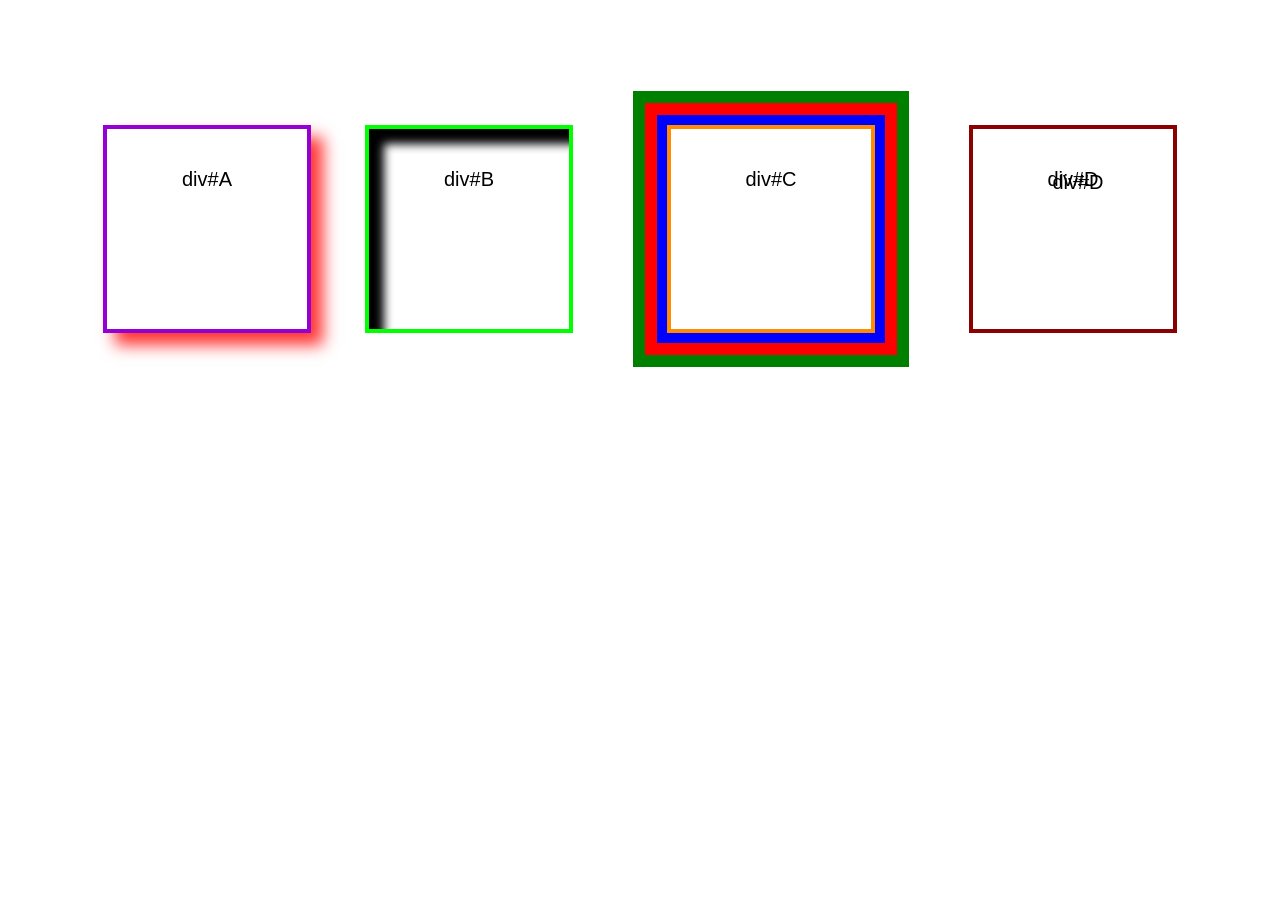
<file: Images -03/Styling-those-divs/index.html>
<!DOCTYPE html>
<html lang="en">
<head>
    <meta charset="UTF-8" />
    <meta http-equiv="X-UA-Compatible" content="IE=edge" />
    <meta name="viewport" content="width=device-width, initial-scale=1.0" />
    <link rel="stylesheet" href="style.css" type="text/css" />
    <link rel="stylesheet" href="additionalStyle.css" type="text/css" />
    <title>Styling those divs</title>
</head>
<body>
    <div id="A">div#A</div>
    <div id="B">div#B</div>
    <div id="C">div#C</div>
    <div id="D">div#D</div>
</body>
</html>
</file>
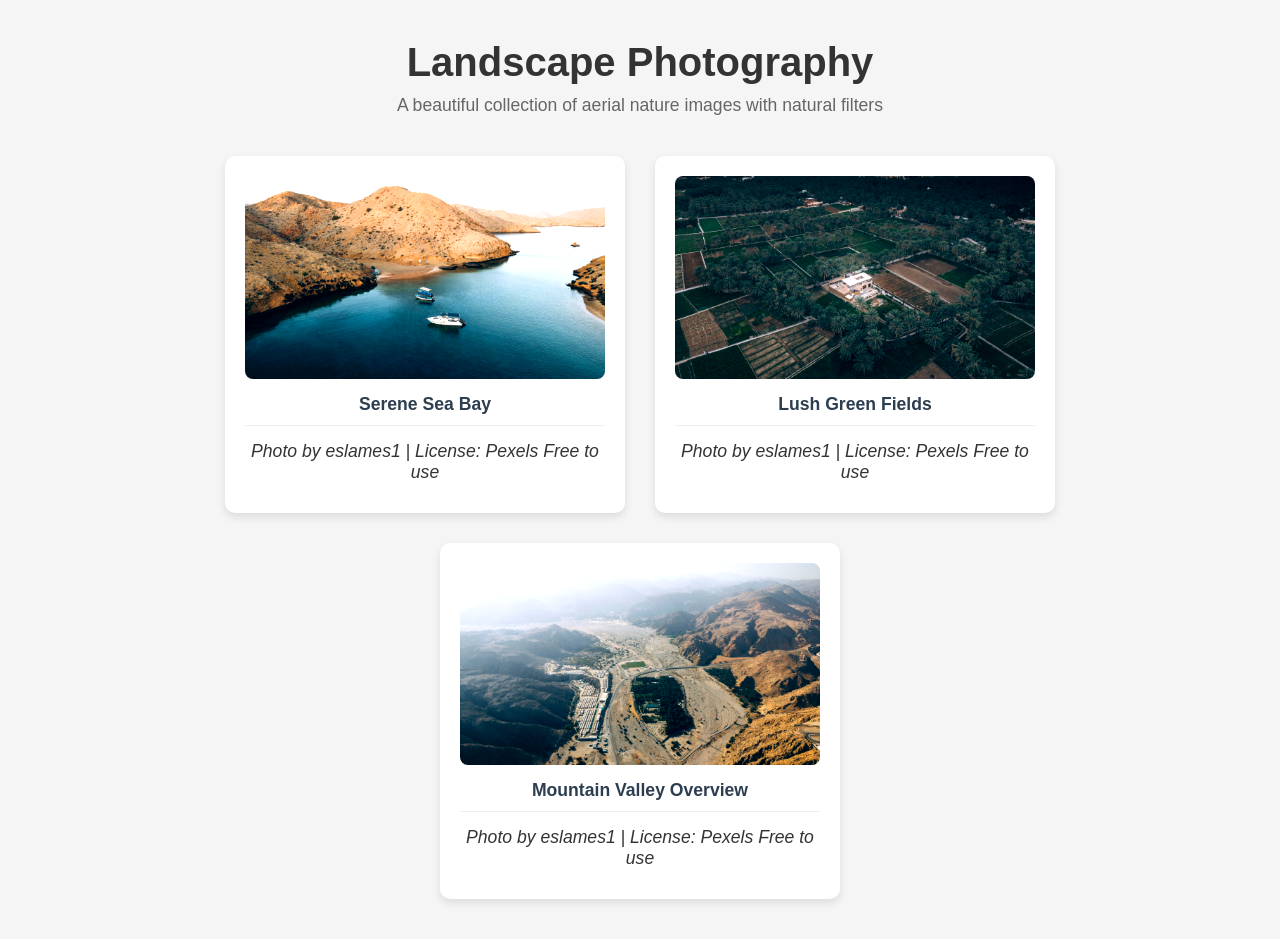
<file: Images -03/Three-images/index.html>
<!DOCTYPE html>
<html lang="en">
<head>
    <meta charset="UTF-8" />
    <meta http-equiv="X-UA-Compatible" content="IE=edge" />
    <meta name="viewport" content="width=device-width, initial-scale=1.0" />
    <link rel="stylesheet" href="style.css" type="text/css" />
    <title>Nature & Landscapes - Three Images</title>
</head>
<body>
    <h1>Landscape Photography</h1>
    <p>A beautiful collection of aerial nature images with natural filters</p>
    
    <div class="image-container">
        <div class="image-item">
            <img 
                src="image3.jpg" 
                alt="Aerial view of boats in a calm blue sea bay surrounded by mountains" 
                width="400" 
                height="300" 
                title="Boats in the Bay"
            />
            <p><strong>Serene Sea Bay</strong></p>
            <p class="license">Photo by eslames1 | License: Pexels Free to use</p>
        </div>

        <div class="image-item">
            <img 
                src="image2.jpg" 
                alt="Beautiful top-down drone shot of green agricultural fields and palm trees" 
                width="400" 
                height="300" 
                title="Green Fields and Palms"
            />
            <p><strong>Lush Green Fields</strong></p>
            <p class="license">Photo by eslames1 | License: Pexels Free to use</p>
        </div>

        <div class="image-item">
            <img 
                src="image1.jpg" 
                alt="Stunning aerial view of a mountain valley with a winding road and desert landscape" 
                width="400" 
                height="300" 
                title="Mountain Valley Road"
            />
            <p><strong>Mountain Valley Overview</strong></p>
            <p class="license">Photo by eslames1 | License: Pexels Free to use</p>
        </div>
    </div>
</body>
</html>
</file>
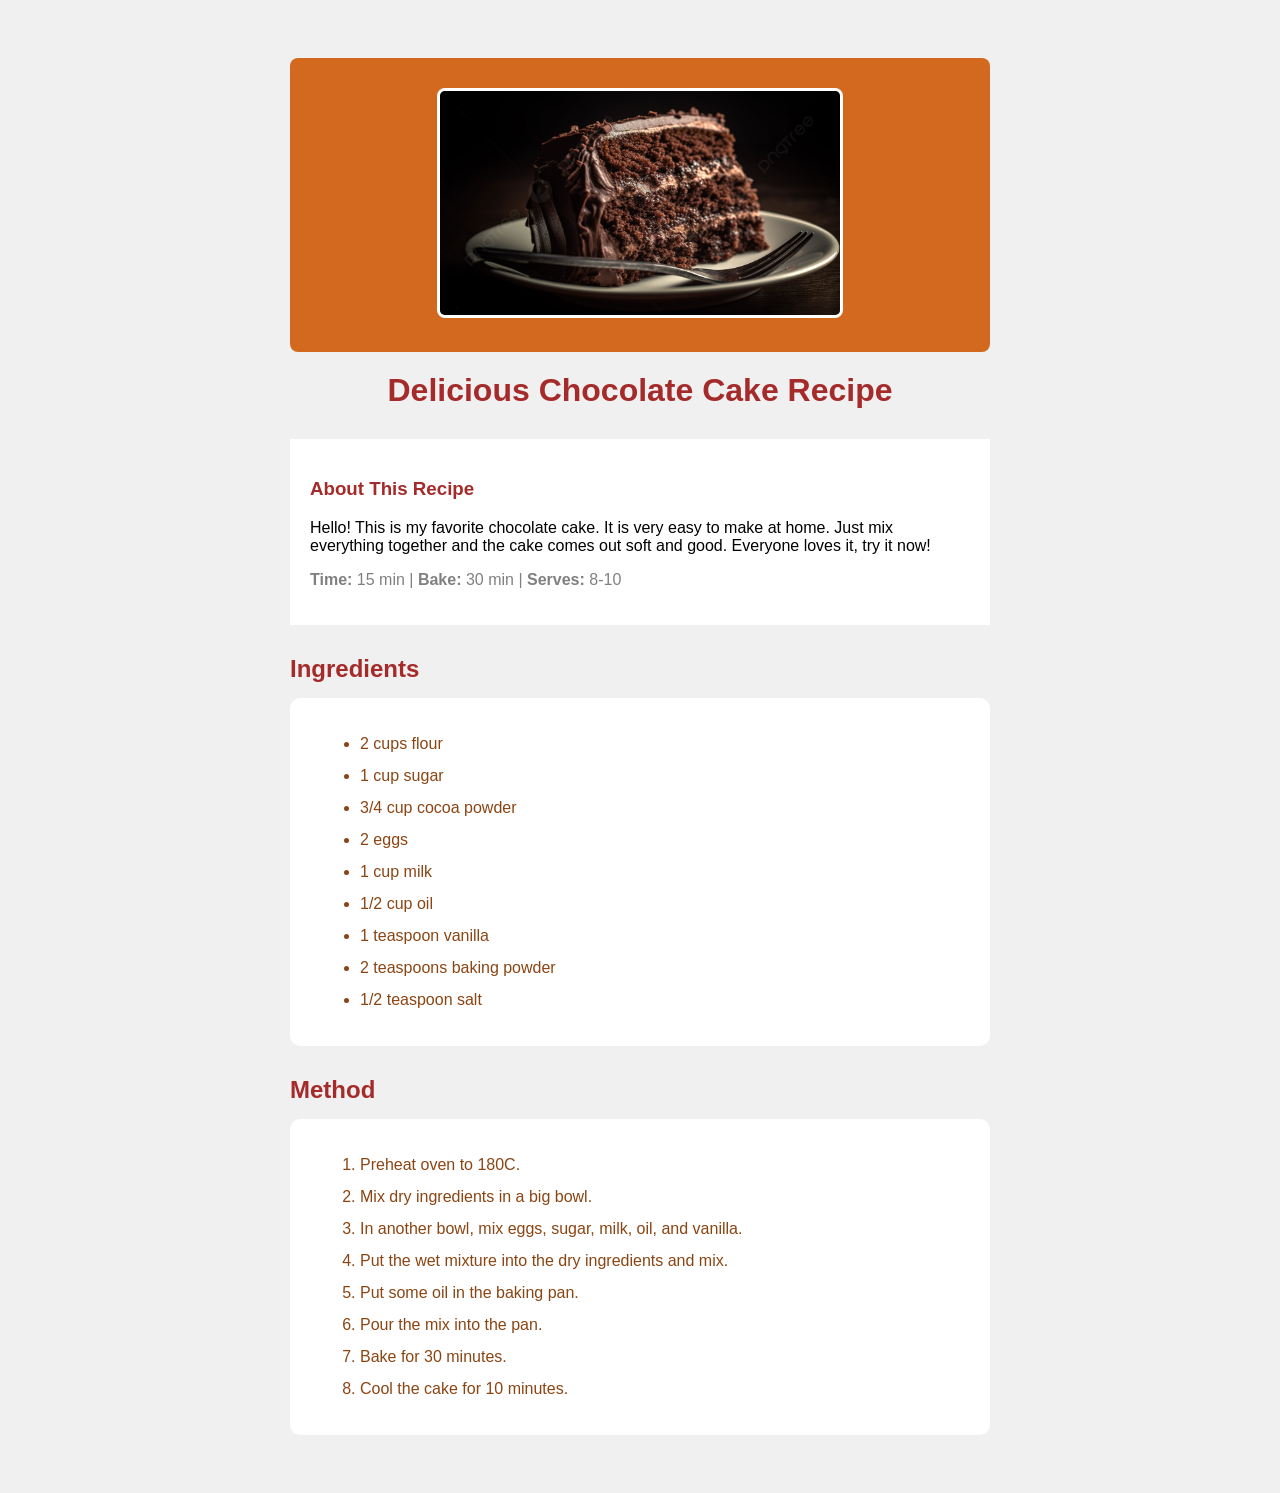
<file: Introduction to HTML and CSS -01/Recipe-Page/index.html>
<!DOCTYPE html>
<html>
<head>
  <title>Chocolate Cake Recipe</title>
</head>
<body style="background: #f0f0f0; font-family: Arial; padding: 20px;">

  <!-- Main container that keeps content centered and sets max width -->
  <div style="max-width: 700px; margin: 30px auto;">
    
    <!-- Image section with brown background -->
    <div style="background: chocolate; padding: 30px; text-align: center; margin-bottom: 20px; border-radius: 8px;">
      <img src="cake.jpg" alt="Cake" style="width: 400px; border: 3px solid white; border-radius: 8px;">
    </div>

    <!-- Main page title -->
    <h1 style="text-align: center; color: brown; margin: 20px 0 30px 0;">Delicious Chocolate Cake Recipe</h1>

    <!-- About section with description and timing info -->
    <div style="background: white; padding: 20px; margin-bottom: 20px;">
      <h3 style="color: brown;">About This Recipe</h3>
      <p style="margin: 0;">Hello! This is my favorite chocolate cake. It is very easy to make at home. Just mix everything together and the cake comes out soft and good. Everyone loves it, try it now!</p>
      <p style="color: gray;"><b>Time:</b> 15 min | <b>Bake:</b> 30 min | <b>Serves:</b> 8-10</p>
    </div>

    <!-- Ingredients section heading -->
    <h2 style="color: brown; margin: 30px 0 15px 0;">Ingredients</h2>
    
    <!-- List of all ingredients needed -->
    <div style="background: white; padding: 30px; margin-bottom: 30px; border-radius: 10px;">
      <ul style="line-height: 2; margin: 0; color: #8B4513;">
        <li>2 cups flour</li>
        <li>1 cup sugar</li>
        <li>3/4 cup cocoa powder</li>
        <li>2 eggs</li>
        <li>1 cup milk</li>
        <li>1/2 cup oil</li>
        <li>1 teaspoon vanilla</li>
        <li>2 teaspoons baking powder</li>
        <li>1/2 teaspoon salt</li>
      </ul>
    </div>

    <!-- Instructions section heading -->
    <h2 style="color: brown; margin: 30px 0 15px 0;">Method</h2>
    
    <!-- Step by step instructions for making the cake -->
    <div style="background: white; padding: 30px; border-radius: 10px;">
      <ol style="line-height: 2; margin: 0; color: #8B4513;">
        <li>Preheat oven to 180C.</li>
        <li>Mix dry ingredients in a big bowl.</li>
        <li>In another bowl, mix eggs, sugar, milk, oil, and vanilla.</li>
        <li>Put the wet mixture into the dry ingredients and mix.</li>
        <li>Put some oil in the baking pan.</li>
        <li>Pour the mix into the pan.</li>
        <li>Bake for 30 minutes.</li>
        <li>Cool the cake for 10 minutes.</li>
      </ol>
    </div>
  </div>
</body>
</html>
</file>
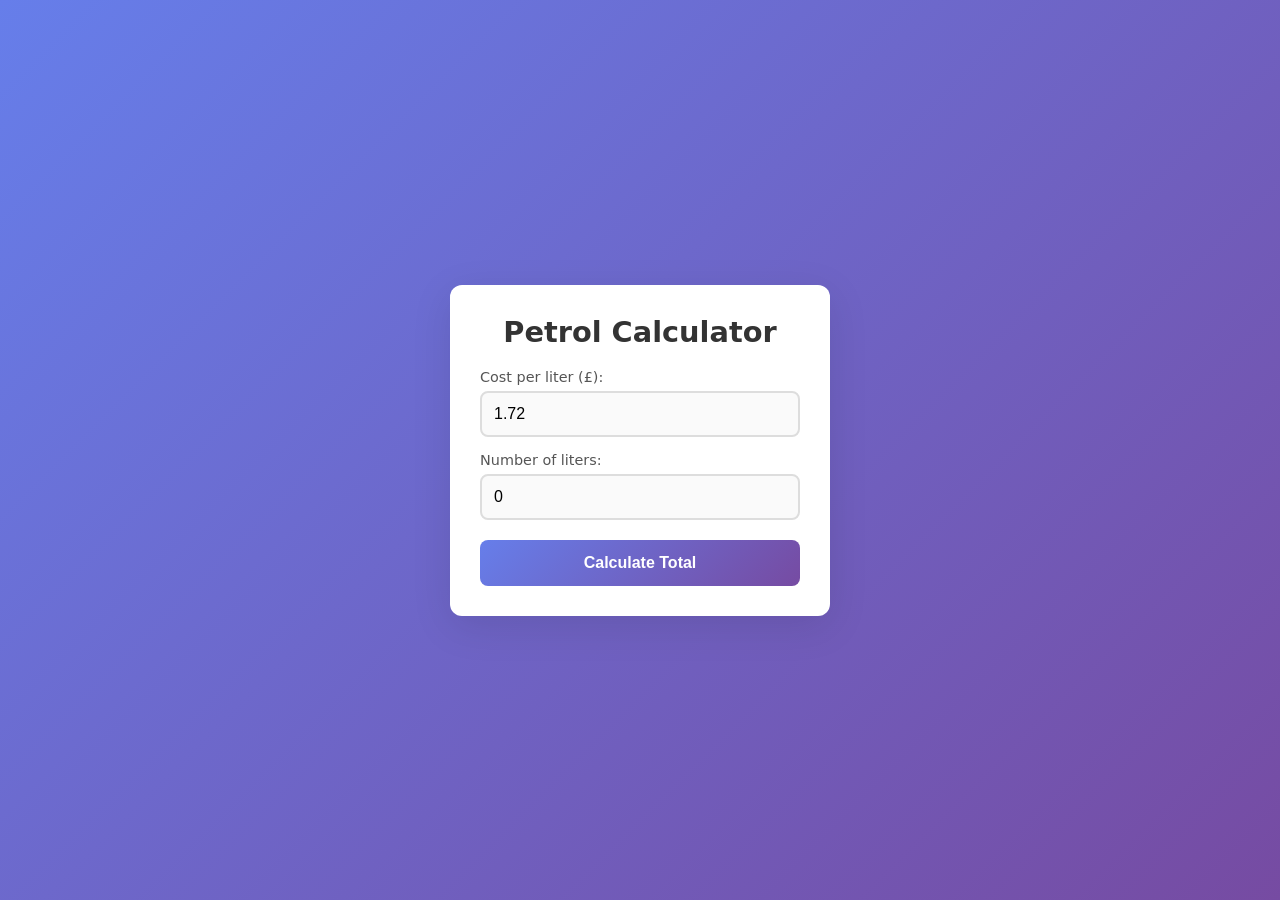
<file: Javascript -06/Petrol-Calculator/index.html>
<!DOCTYPE html>
<html lang="en">
<head>
    <meta charset="UTF-8">
    <meta name="viewport" content="width=device-width, initial-scale=1.0">
    <title>Petrol Calculator</title>
    <link rel="stylesheet" href="style.css">
</head>
<body>
    <div class="container">
        <h1>Petrol Calculator</h1>
        
        <div class="input-group">
            <label for="petrolPrice">Cost per liter (£):</label>
            <input type="number" id="petrolPrice" step="0.01" min="0" value="1.72" placeholder="Enter cost per liter">
        </div>
        
        <div class="input-group">
            <label for="liters">Number of liters:</label>
            <input type="number" id="liters" step="0.01" min="0" value="0" placeholder="Enter liters purchased">
        </div>
        
        <button id="calculateBtn">Calculate Total</button>
        
        <p id="result" class="result hidden">Total Cost: <span id="totalCost">£0.00</span></p>
    </div>
    
    <script src="index.js"></script>
</body>
</html>
</file>
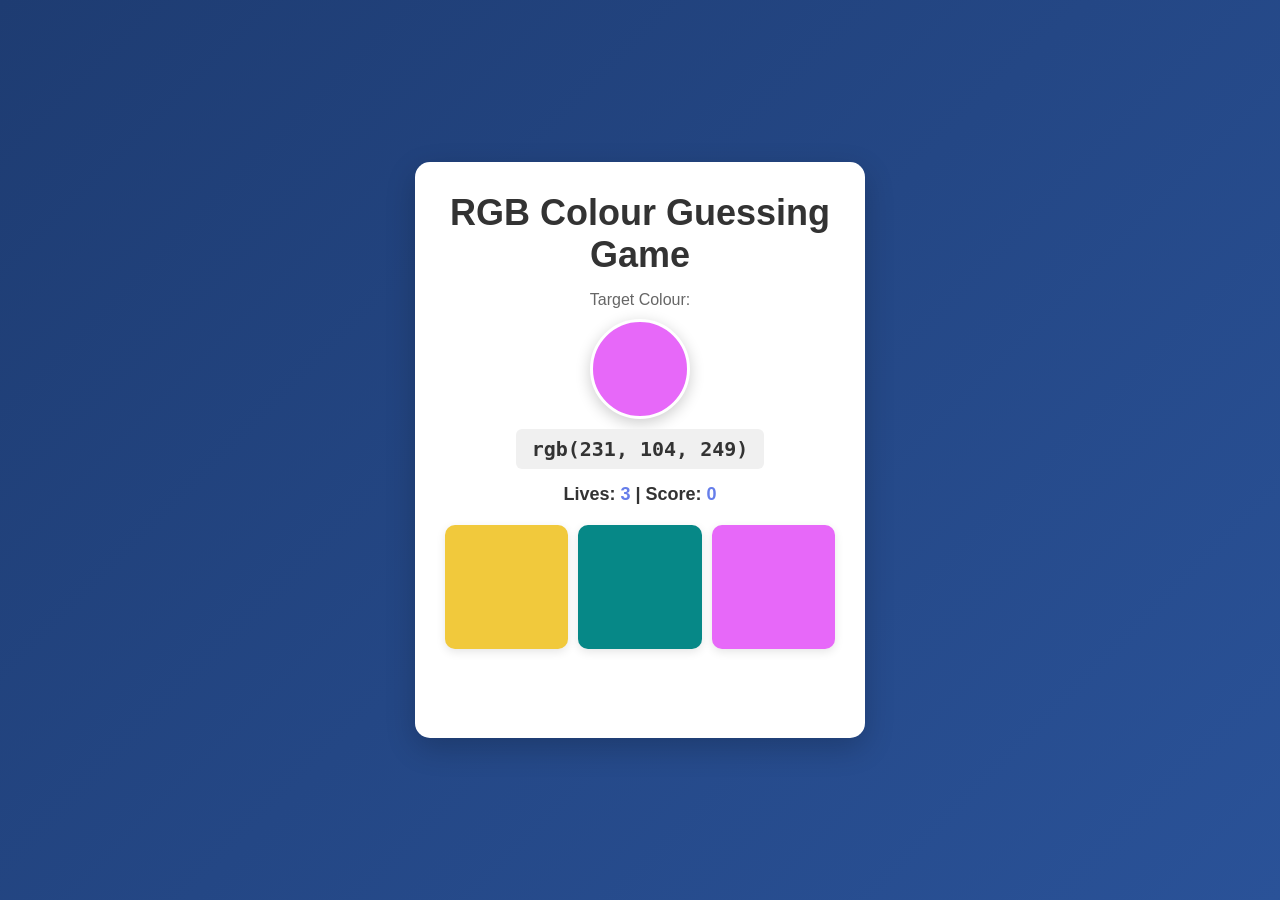
<file: Javascript -06/RGB-Colour-Guessing-Game/index.html>
<!DOCTYPE html>
<html lang="en">
<head>
    <meta charset="UTF-8">
    <meta name="viewport" content="width=device-width, initial-scale=1.0">
    <title>RGB Colour Guessing Game</title>
    <link rel="stylesheet" href="style.css">
</head>
<body>
    <div class="container">
        <h1>RGB Colour Guessing Game</h1>
        
        <p class="instruction">Target Colour:</p>
        <div class="target-colour" id="targetColour"></div>
        <p class="rgb-value" id="rgbValue">rgb(0, 0, 0)</p>
        
        <p class="stats">Lives: <span id="livesCount">3</span> | Score: <span id="scoreCount">0</span></p>
        
        <div class="options-container" id="optionsContainer"></div>
        
        <p class="message" id="message"></p>
        
        <button id="replayBtn">Play Again</button>
    </div>
    
    <script src="index.js"></script>
</body>
</html>
</file>
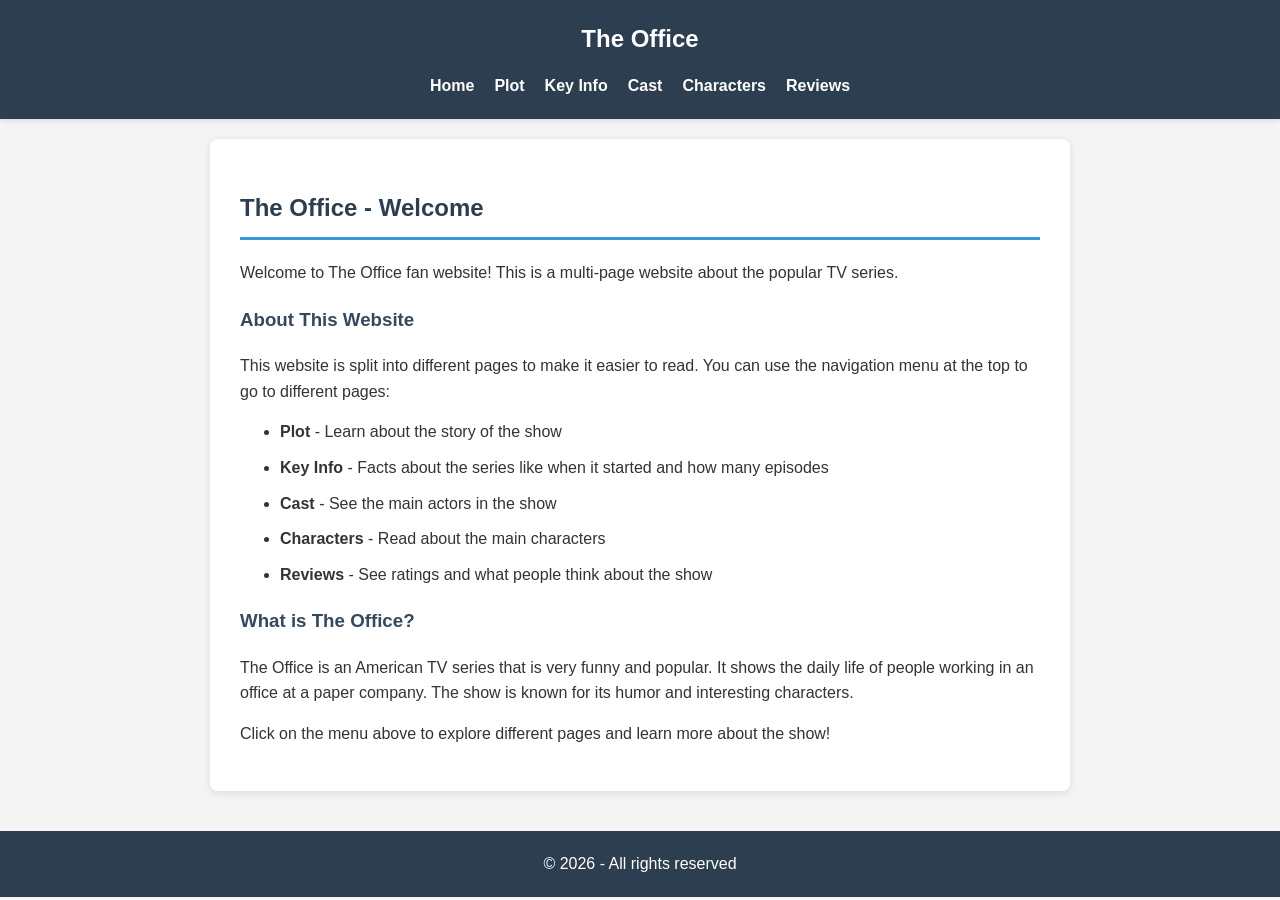
<file: Links and navigation -02/Multi-Page-Website/index.html>
<!DOCTYPE html>
<html>
<head>
  <meta charset="utf-8">
  <title>The Office - Multi Page Website</title>
  <link rel="stylesheet" href="style.css">
</head>
<body>

  <nav class="navbar">
    <h2>The Office</h2>
    <ul>
      <li><a href="index.html">Home</a></li>
      <li><a href="pages/plot.html">Plot</a></li>
      <li><a href="pages/key-info.html">Key Info</a></li>
      <li><a href="pages/cast.html">Cast</a></li>
      <li><a href="pages/characters.html">Characters</a></li>
      <li><a href="pages/reviews.html">Reviews</a></li>
    </ul>
  </nav>

  <section class="section">
    <h1>The Office - Welcome</h1>
    <p>Welcome to The Office fan website! This is a multi-page website about the popular TV series.</p>
    
    <h3>About This Website</h3>
    <p>This website is split into different pages to make it easier to read. You can use the navigation menu at the top to go to different pages:</p>
    <ul>
      <li><strong>Plot</strong> - Learn about the story of the show</li>
      <li><strong>Key Info</strong> - Facts about the series like when it started and how many episodes</li>
      <li><strong>Cast</strong> - See the main actors in the show</li>
      <li><strong>Characters</strong> - Read about the main characters</li>
      <li><strong>Reviews</strong> - See ratings and what people think about the show</li>
    </ul>

    <h3>What is The Office?</h3>
    <p>The Office is an American TV series that is very funny and popular. It shows the daily life of people working in an office at a paper company. The show is known for its humor and interesting characters.</p>
    
    <p>Click on the menu above to explore different pages and learn more about the show!</p>
  </section>

  <footer>
    <p>© 2026 - All rights reserved</p>
  </footer>

</body>
</html>
</file>
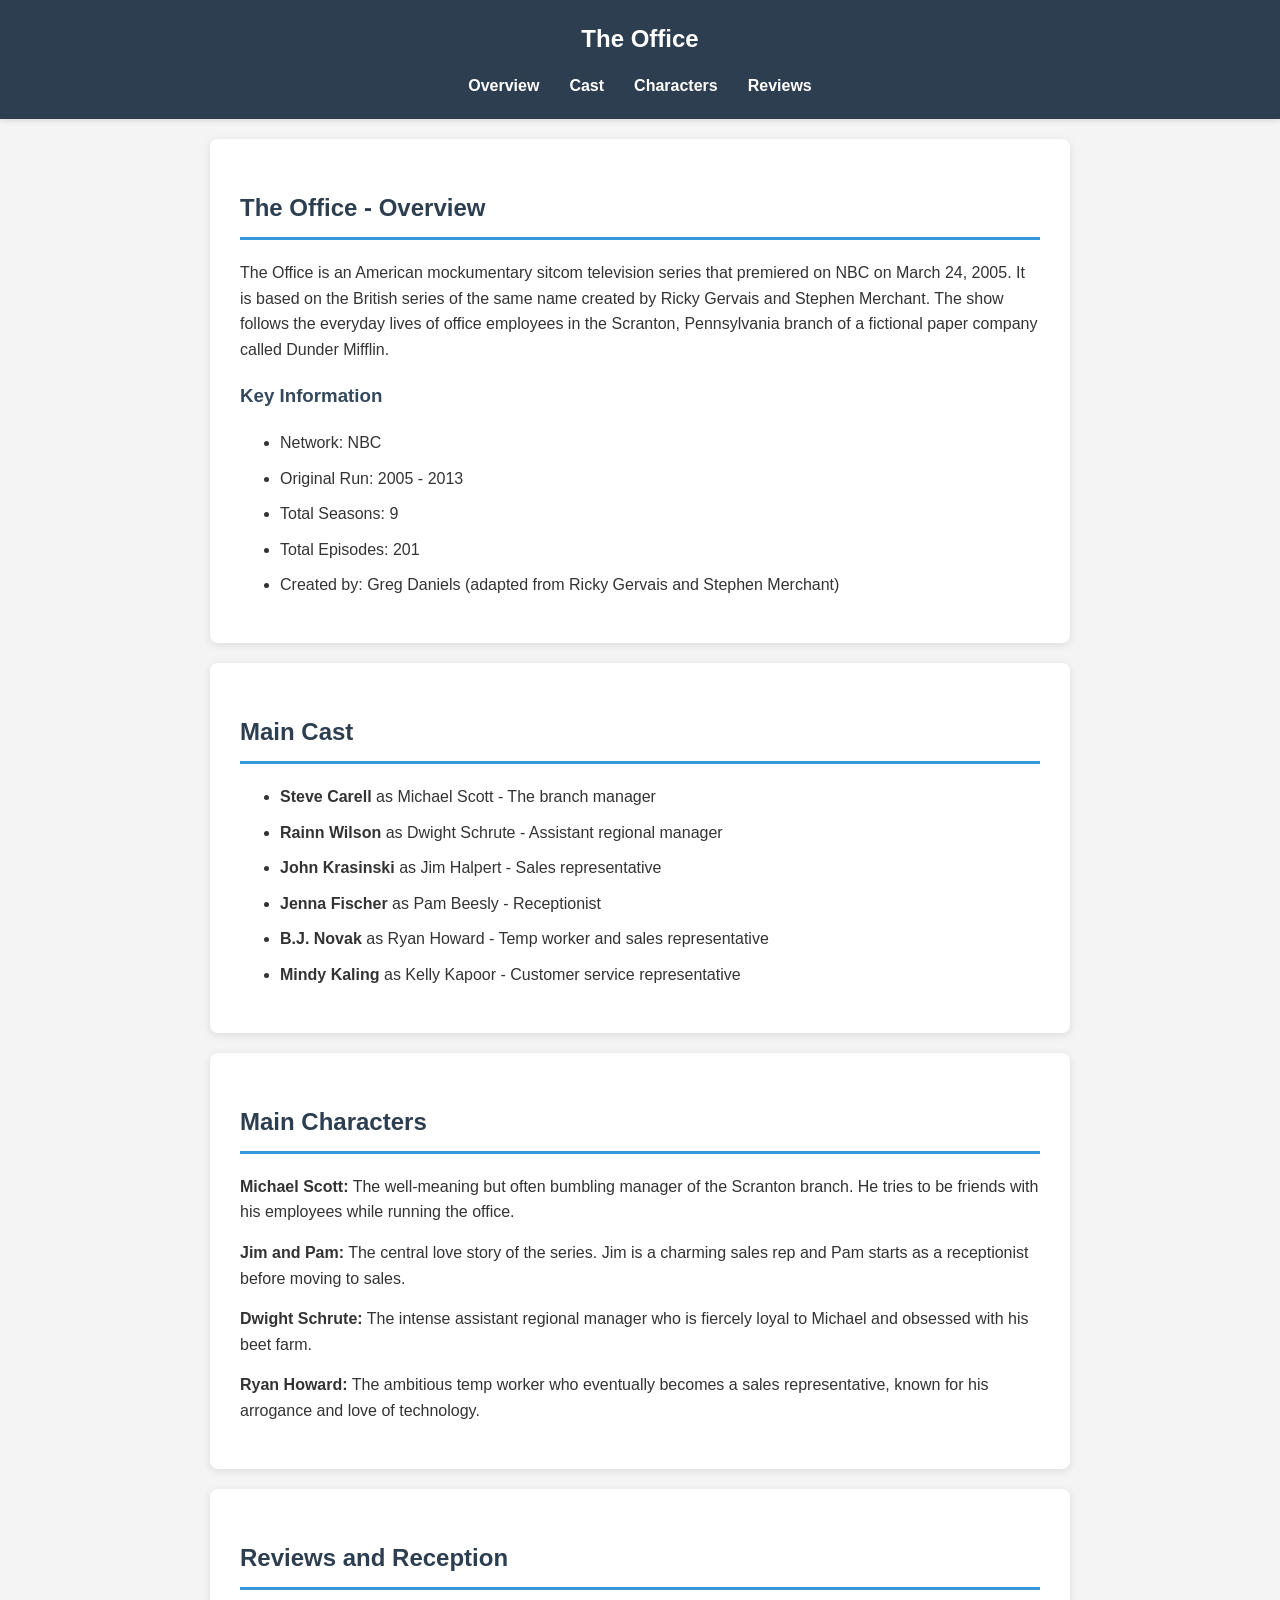
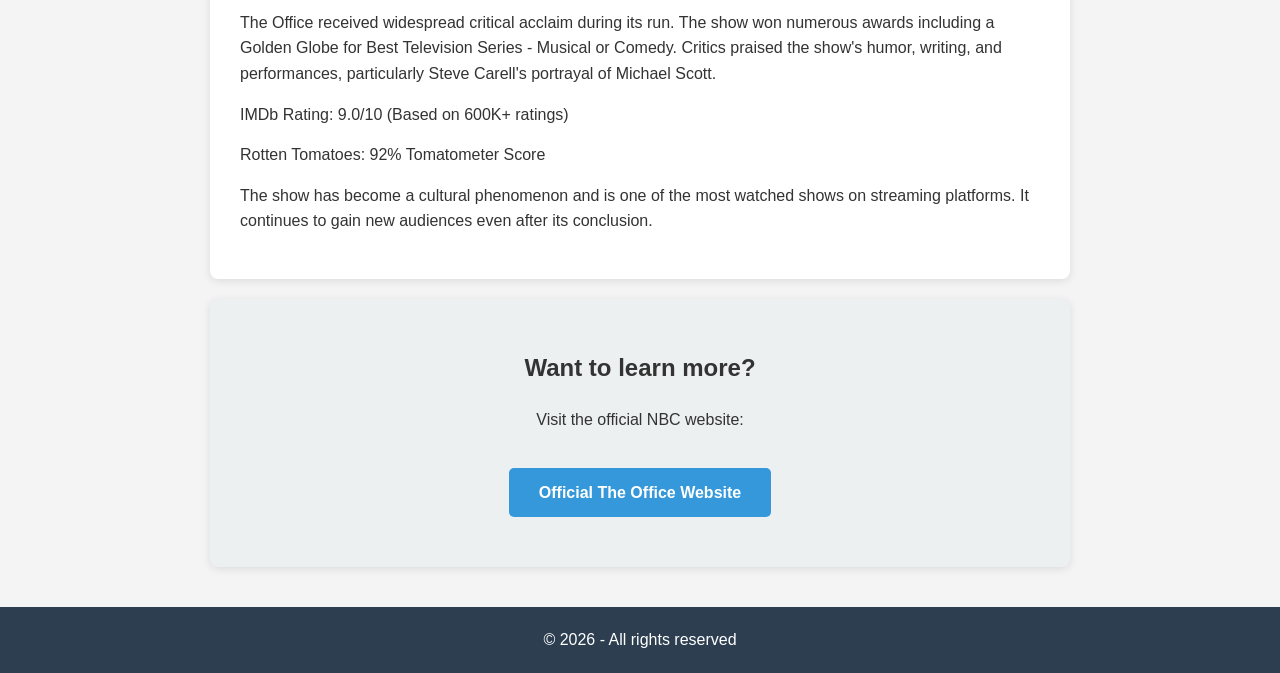
<file: Links and navigation -02/One-Page-Website/index.html>
<!DOCTYPE html>
<html>
<head>
  <meta charset="utf-8">
  <title>The Office - TV Series</title>
  <link rel="stylesheet" href="style.css">
</head>
<body>

  <nav class="navbar">
    <h2>The Office</h2>
    <ul>
      <li><a href="#overview">Overview</a></li>
      <li><a href="#cast">Cast</a></li>
      <li><a href="#characters">Characters</a></li>
      <li><a href="#reviews">Reviews</a></li>
    </ul>
  </nav>

  <section id="overview" class="section">
    <h1>The Office - Overview</h1>
    <p>The Office is an American mockumentary sitcom television series that premiered on NBC on March 24, 2005. It is based on the British series of the same name created by Ricky Gervais and Stephen Merchant. The show follows the everyday lives of office employees in the Scranton, Pennsylvania branch of a fictional paper company called Dunder Mifflin.</p>
    
    <h3>Key Information</h3>
    <ul>
      <li>Network: NBC</li>
      <li>Original Run: 2005 - 2013</li>
      <li>Total Seasons: 9</li>
      <li>Total Episodes: 201</li>
      <li>Created by: Greg Daniels (adapted from Ricky Gervais and Stephen Merchant)</li>
    </ul>
  </section>

  <section id="cast" class="section">
    <h1>Main Cast</h1>
    <ul>
      <li><strong>Steve Carell</strong> as Michael Scott - The branch manager</li>
      <li><strong>Rainn Wilson</strong> as Dwight Schrute - Assistant regional manager</li>
      <li><strong>John Krasinski</strong> as Jim Halpert - Sales representative</li>
      <li><strong>Jenna Fischer</strong> as Pam Beesly - Receptionist</li>
      <li><strong>B.J. Novak</strong> as Ryan Howard - Temp worker and sales representative</li>
      <li><strong>Mindy Kaling</strong> as Kelly Kapoor - Customer service representative</li>
    </ul>
  </section>

  <section id="characters" class="section">
    <h1>Main Characters</h1>
    <p><strong>Michael Scott:</strong> The well-meaning but often bumbling manager of the Scranton branch. He tries to be friends with his employees while running the office.</p>
    
    <p><strong>Jim and Pam:</strong> The central love story of the series. Jim is a charming sales rep and Pam starts as a receptionist before moving to sales.</p>
    
    <p><strong>Dwight Schrute:</strong> The intense assistant regional manager who is fiercely loyal to Michael and obsessed with his beet farm.</p>
    
    <p><strong>Ryan Howard:</strong> The ambitious temp worker who eventually becomes a sales representative, known for his arrogance and love of technology.</p>
  </section>

  <section id="reviews" class="section">
    <h1>Reviews and Reception</h1>
    <p>The Office received widespread critical acclaim during its run. The show won numerous awards including a Golden Globe for Best Television Series - Musical or Comedy. Critics praised the show's humor, writing, and performances, particularly Steve Carell's portrayal of Michael Scott.</p>
    
    <p>IMDb Rating: 9.0/10 (Based on 600K+ ratings)</p>
    <p>Rotten Tomatoes: 92% Tomatometer Score</p>
    
    <p>The show has become a cultural phenomenon and is one of the most watched shows on streaming platforms. It continues to gain new audiences even after its conclusion.</p>
  </section>

  <section class="section footer-section">
    <h2>Want to learn more?</h2>
    <p>Visit the official NBC website:</p>
    <a href="https://www.nbc.com/the-office" target="_blank" class="button-link">Official The Office Website</a>
  </section>

  <footer>
    <p>© 2026 - All rights reserved</p>
  </footer>

</body>
</html>
</file>
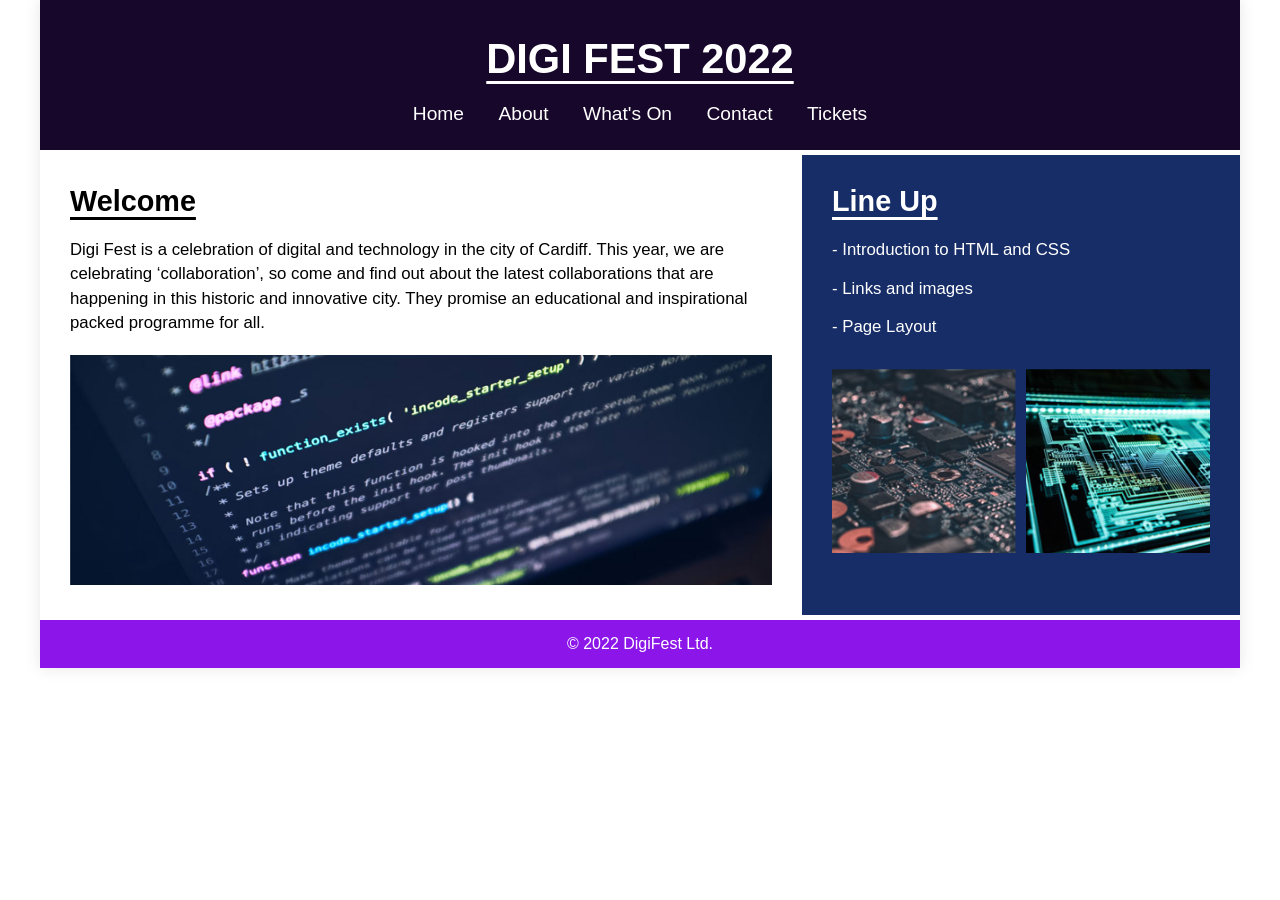
<file: Page Layout -04/Structuring-a-webpage/index.html>
<!DOCTYPE html>
<html lang="en">
<head>
    <meta charset="UTF-8">
    <meta name="viewport" content="width=device-width, initial-scale=1.0">
    <title>Digi Fest 2022</title>
    <link rel="stylesheet" href="style.css">
</head>
<body>

    <!-- Header section containing Logo and Navigation Menu -->
    <header class="site-header" id="home">
        <h1 class="logo">DIGI FEST 2022</h1>
        <nav class="nav-menu">
            <a href="#home">Home</a>
            <a href="#welcome">About</a>
            <a href="#lineup">What's On</a>
            <a href="#footer">Contact</a>
            <a href="#">Tickets</a>
        </nav>
    </header>

    <!-- Main Content Layout Container -->
    <div class="content-container">
        
        <!-- Main Area: Welcome Content -->
        <main class="welcome-section" id="welcome">
            <h2 class="section-title">Welcome</h2>
            <p class="welcome-text">
                Digi Fest is a celebration of digital and technology in the city of Cardiff. This year, we are celebrating ‘collaboration’, so come and find out about the latest collaborations that are happening in this historic and innovative city. They promise an educational and inspirational packed programme for all.
            </p>
            <div class="large-image-box">
                <img src="images/code_screen.png" alt="Programming Code Screen">
            </div>
        </main>

        <!-- Sidebar Area: Line Up -->
        <aside class="lineup-sidebar" id="lineup">
            <h2 class="sidebar-title">Line Up</h2>
            <ul class="lineup-items">
                <li>- Introduction to HTML and CSS</li>
                <li>- Links and images</li>
                <li>- Page Layout</li>
            </ul>
            <div class="square-images-container">
                <img src="images/circuit_board.png" alt="Circuit Board Close-Up" class="square-img">
                <img src="images/digital_interface.png" alt="Glowing Digital Interface" class="square-img">
            </div>
        </aside>
    </div>
    <!-- Footer section -->
    <footer class="site-footer" id="footer">
        <p>&copy; 2022 DigiFest Ltd.</p>
    </footer>
</body>
</html>
</file>
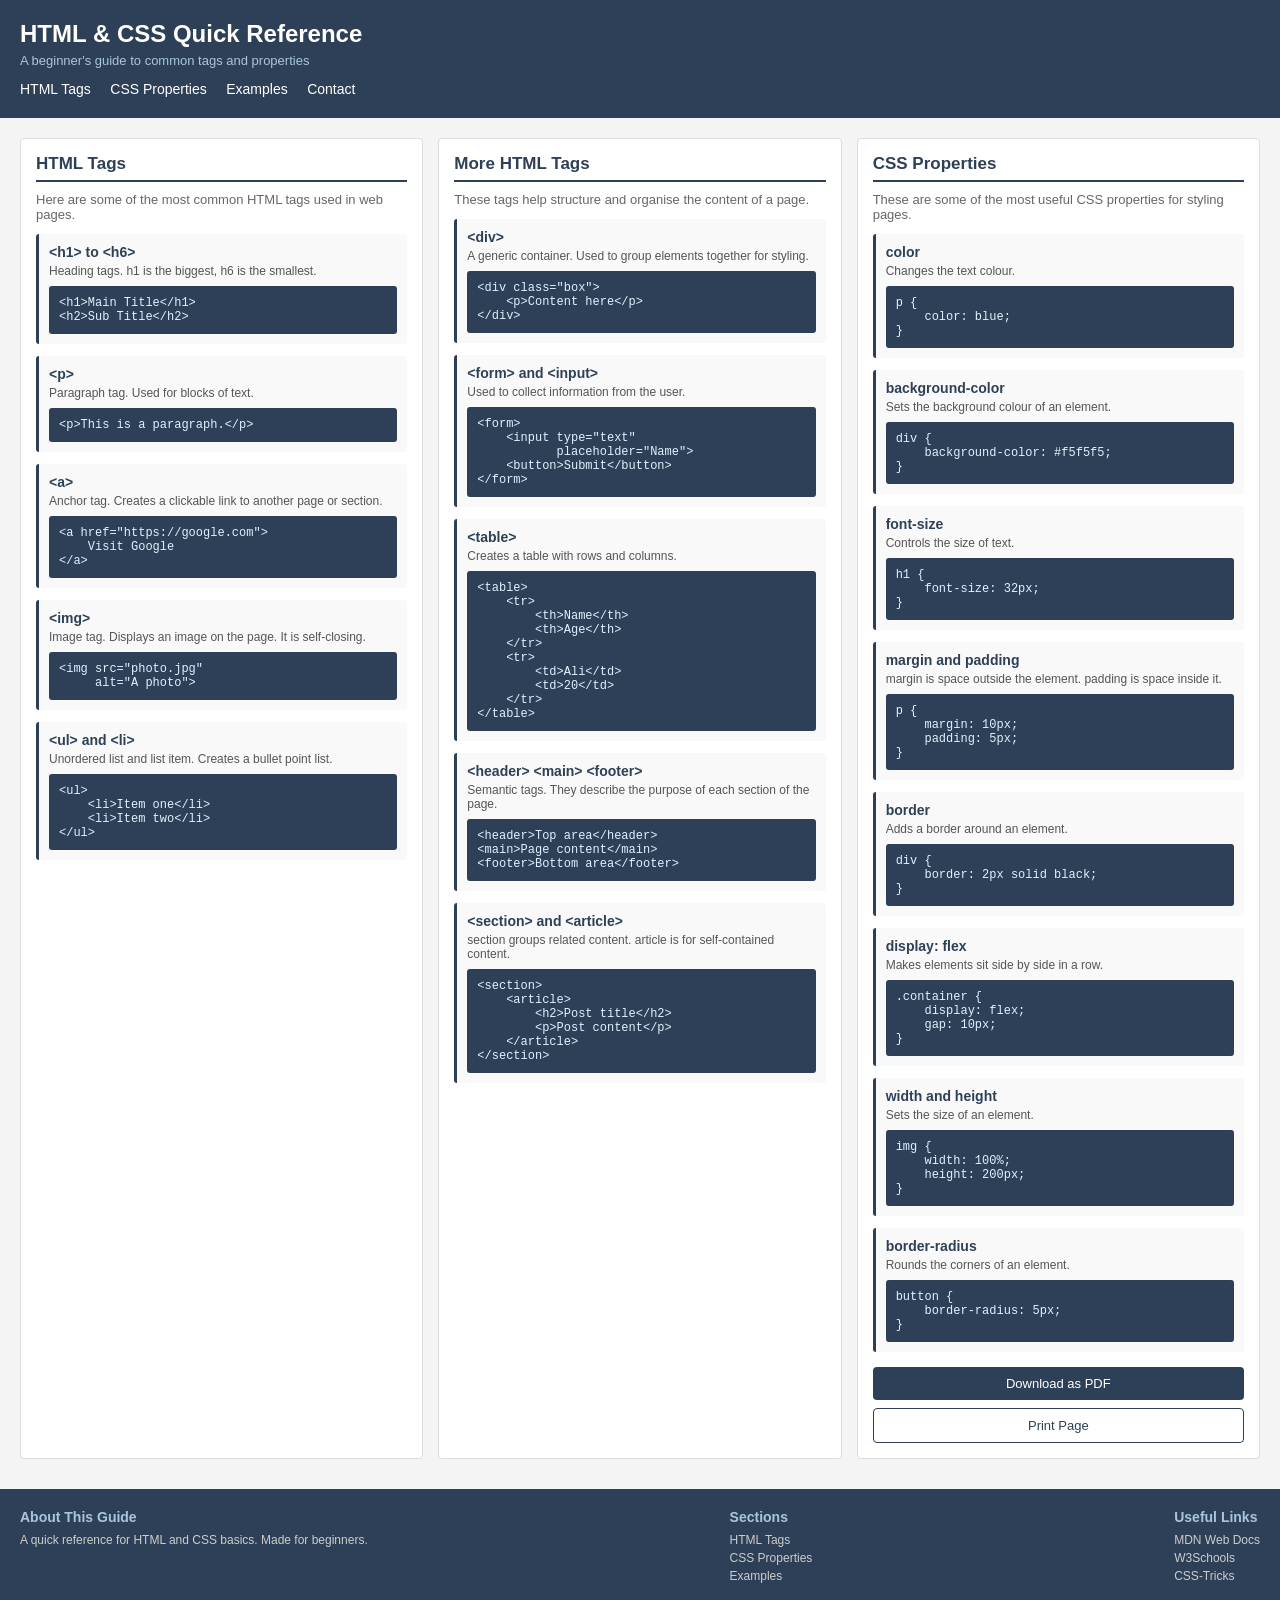
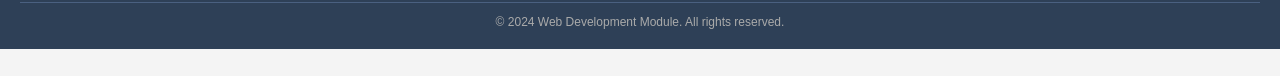
<file: Page Layout -04/study-planner/index.html>
<!DOCTYPE html>
<!-- This is an HTML5 document -->
<html lang="en">

<head>
    <meta charset="UTF-8">
    <!-- viewport makes the page look good on mobile -->
    <meta name="viewport" content="width=device-width, initial-scale=1.0">
    <title>HTML & CSS Quick Reference Guide</title>
    <!-- link to my external stylesheet -->
    <link rel="stylesheet" href="style.css">
</head>

<body>

    <!-- HEADER: site title and main navigation -->
    <header>
        <h1>HTML &amp; CSS Quick Reference</h1>
        <p>A beginner's guide to common tags and properties</p>

        <!-- navigation links -->
        <nav>
            <a href="#html-tags">HTML Tags</a>
            <a href="#css-props">CSS Properties</a>
            <a href="#examples">Examples</a>
            <a href="#contact">Contact</a>
        </nav>
    </header>

    <!-- MAIN: split into three columns -->
    <main>

        <!-- ===== COLUMN 1: HTML Tags ===== -->
        <section id="html-tags">
            <h2>HTML Tags</h2>
            <p>Here are some of the most common HTML tags used in web pages.</p>

            <!-- 1. h1 tag -->
            <article class="tag-card">
                <h3>&lt;h1&gt; to &lt;h6&gt;</h3>
                <p>Heading tags. h1 is the biggest, h6 is the smallest.</p>
                <pre><code>&lt;h1&gt;Main Title&lt;/h1&gt;
&lt;h2&gt;Sub Title&lt;/h2&gt;</code></pre>
            </article>

            <!-- 2. p tag -->
            <article class="tag-card">
                <h3>&lt;p&gt;</h3>
                <p>Paragraph tag. Used for blocks of text.</p>
                <pre><code>&lt;p&gt;This is a paragraph.&lt;/p&gt;</code></pre>
            </article>

            <!-- 3. a tag -->
            <article class="tag-card">
                <h3>&lt;a&gt;</h3>
                <p>Anchor tag. Creates a clickable link to another page or section.</p>
                <pre><code>&lt;a href="https://google.com"&gt;
    Visit Google
&lt;/a&gt;</code></pre>
            </article>

            <!-- 4. img tag -->
            <article class="tag-card">
                <h3>&lt;img&gt;</h3>
                <p>Image tag. Displays an image on the page. It is self-closing.</p>
                <pre><code>&lt;img src="photo.jpg"
     alt="A photo"&gt;</code></pre>
            </article>

            <!-- 5. ul and li tags -->
            <article class="tag-card">
                <h3>&lt;ul&gt; and &lt;li&gt;</h3>
                <p>Unordered list and list item. Creates a bullet point list.</p>
                <pre><code>&lt;ul&gt;
    &lt;li&gt;Item one&lt;/li&gt;
    &lt;li&gt;Item two&lt;/li&gt;
&lt;/ul&gt;</code></pre>
            </article>

        </section>

        <!-- ===== COLUMN 2: More HTML Tags ===== -->
        <section id="examples">
            <h2>More HTML Tags</h2>
            <p>These tags help structure and organise the content of a page.</p>

            <!-- 6. div tag -->
            <article class="tag-card">
                <h3>&lt;div&gt;</h3>
                <p>A generic container. Used to group elements together for styling.</p>
                <pre><code>&lt;div class="box"&gt;
    &lt;p&gt;Content here&lt;/p&gt;
&lt;/div&gt;</code></pre>
            </article>

            <!-- 7. form and input -->
            <article class="tag-card">
                <h3>&lt;form&gt; and &lt;input&gt;</h3>
                <p>Used to collect information from the user.</p>
                <pre><code>&lt;form&gt;
    &lt;input type="text"
           placeholder="Name"&gt;
    &lt;button&gt;Submit&lt;/button&gt;
&lt;/form&gt;</code></pre>
            </article>

            <!-- 8. table -->
            <article class="tag-card">
                <h3>&lt;table&gt;</h3>
                <p>Creates a table with rows and columns.</p>
                <pre><code>&lt;table&gt;
    &lt;tr&gt;
        &lt;th&gt;Name&lt;/th&gt;
        &lt;th&gt;Age&lt;/th&gt;
    &lt;/tr&gt;
    &lt;tr&gt;
        &lt;td&gt;Ali&lt;/td&gt;
        &lt;td&gt;20&lt;/td&gt;
    &lt;/tr&gt;
&lt;/table&gt;</code></pre>
            </article>

            <!-- 9. header, main, footer -->
            <article class="tag-card">
                <h3>&lt;header&gt; &lt;main&gt; &lt;footer&gt;</h3>
                <p>Semantic tags. They describe the purpose of each section of the page.</p>
                <pre><code>&lt;header&gt;Top area&lt;/header&gt;
&lt;main&gt;Page content&lt;/main&gt;
&lt;footer&gt;Bottom area&lt;/footer&gt;</code></pre>
            </article>

            <!-- 10. section and article -->
            <article class="tag-card">
                <h3>&lt;section&gt; and &lt;article&gt;</h3>
                <p>section groups related content. article is for self-contained content.</p>
                <pre><code>&lt;section&gt;
    &lt;article&gt;
        &lt;h2&gt;Post title&lt;/h2&gt;
        &lt;p&gt;Post content&lt;/p&gt;
    &lt;/article&gt;
&lt;/section&gt;</code></pre>
            </article>

        </section>

        <!-- ===== COLUMN 3: CSS Properties ===== -->
        <section id="css-props">
            <h2>CSS Properties</h2>
            <p>These are some of the most useful CSS properties for styling pages.</p>

            <!-- CSS property cards -->
            <article class="css-card">
                <h3>color</h3>
                <p>Changes the text colour.</p>
                <pre><code>p {
    color: blue;
}</code></pre>
            </article>

            <article class="css-card">
                <h3>background-color</h3>
                <p>Sets the background colour of an element.</p>
                <pre><code>div {
    background-color: #f5f5f5;
}</code></pre>
            </article>

            <article class="css-card">
                <h3>font-size</h3>
                <p>Controls the size of text.</p>
                <pre><code>h1 {
    font-size: 32px;
}</code></pre>
            </article>

            <article class="css-card">
                <h3>margin and padding</h3>
                <p>margin is space outside the element. padding is space inside it.</p>
                <pre><code>p {
    margin: 10px;
    padding: 5px;
}</code></pre>
            </article>

            <article class="css-card">
                <h3>border</h3>
                <p>Adds a border around an element.</p>
                <pre><code>div {
    border: 2px solid black;
}</code></pre>
            </article>

            <article class="css-card">
                <h3>display: flex</h3>
                <p>Makes elements sit side by side in a row.</p>
                <pre><code>.container {
    display: flex;
    gap: 10px;
}</code></pre>
            </article>

            <article class="css-card">
                <h3>width and height</h3>
                <p>Sets the size of an element.</p>
                <pre><code>img {
    width: 100%;
    height: 200px;
}</code></pre>
            </article>

            <article class="css-card">
                <h3>border-radius</h3>
                <p>Rounds the corners of an element.</p>
                <pre><code>button {
    border-radius: 5px;
}</code></pre>
            </article>

            <!-- buttons -->
            <div class="btn-group">
                <button class="btn-main" type="button">Download as PDF</button>
                <button class="btn-outline" type="button">Print Page</button>
            </div>

        </section>

    </main>

    <!-- FOOTER: contact and links -->
    <footer id="contact">
        <div class="footer-inner">

            <div class="footer-col">
                <h4>About This Guide</h4>
                <p>A quick reference for HTML and CSS basics. Made for beginners.</p>
            </div>

            <div class="footer-col">
                <h4>Sections</h4>
                <a href="#html-tags">HTML Tags</a>
                <a href="#css-props">CSS Properties</a>
                <a href="#examples">Examples</a>
            </div>

            <div class="footer-col">
                <h4>Useful Links</h4>
                <a href="#">MDN Web Docs</a>
                <a href="#">W3Schools</a>
                <a href="#">CSS-Tricks</a>
            </div>

        </div>
        <p class="copyright">&copy; 2024 Web Development Module. All rights reserved.</p>
    </footer>

</body>
</html>
</file>
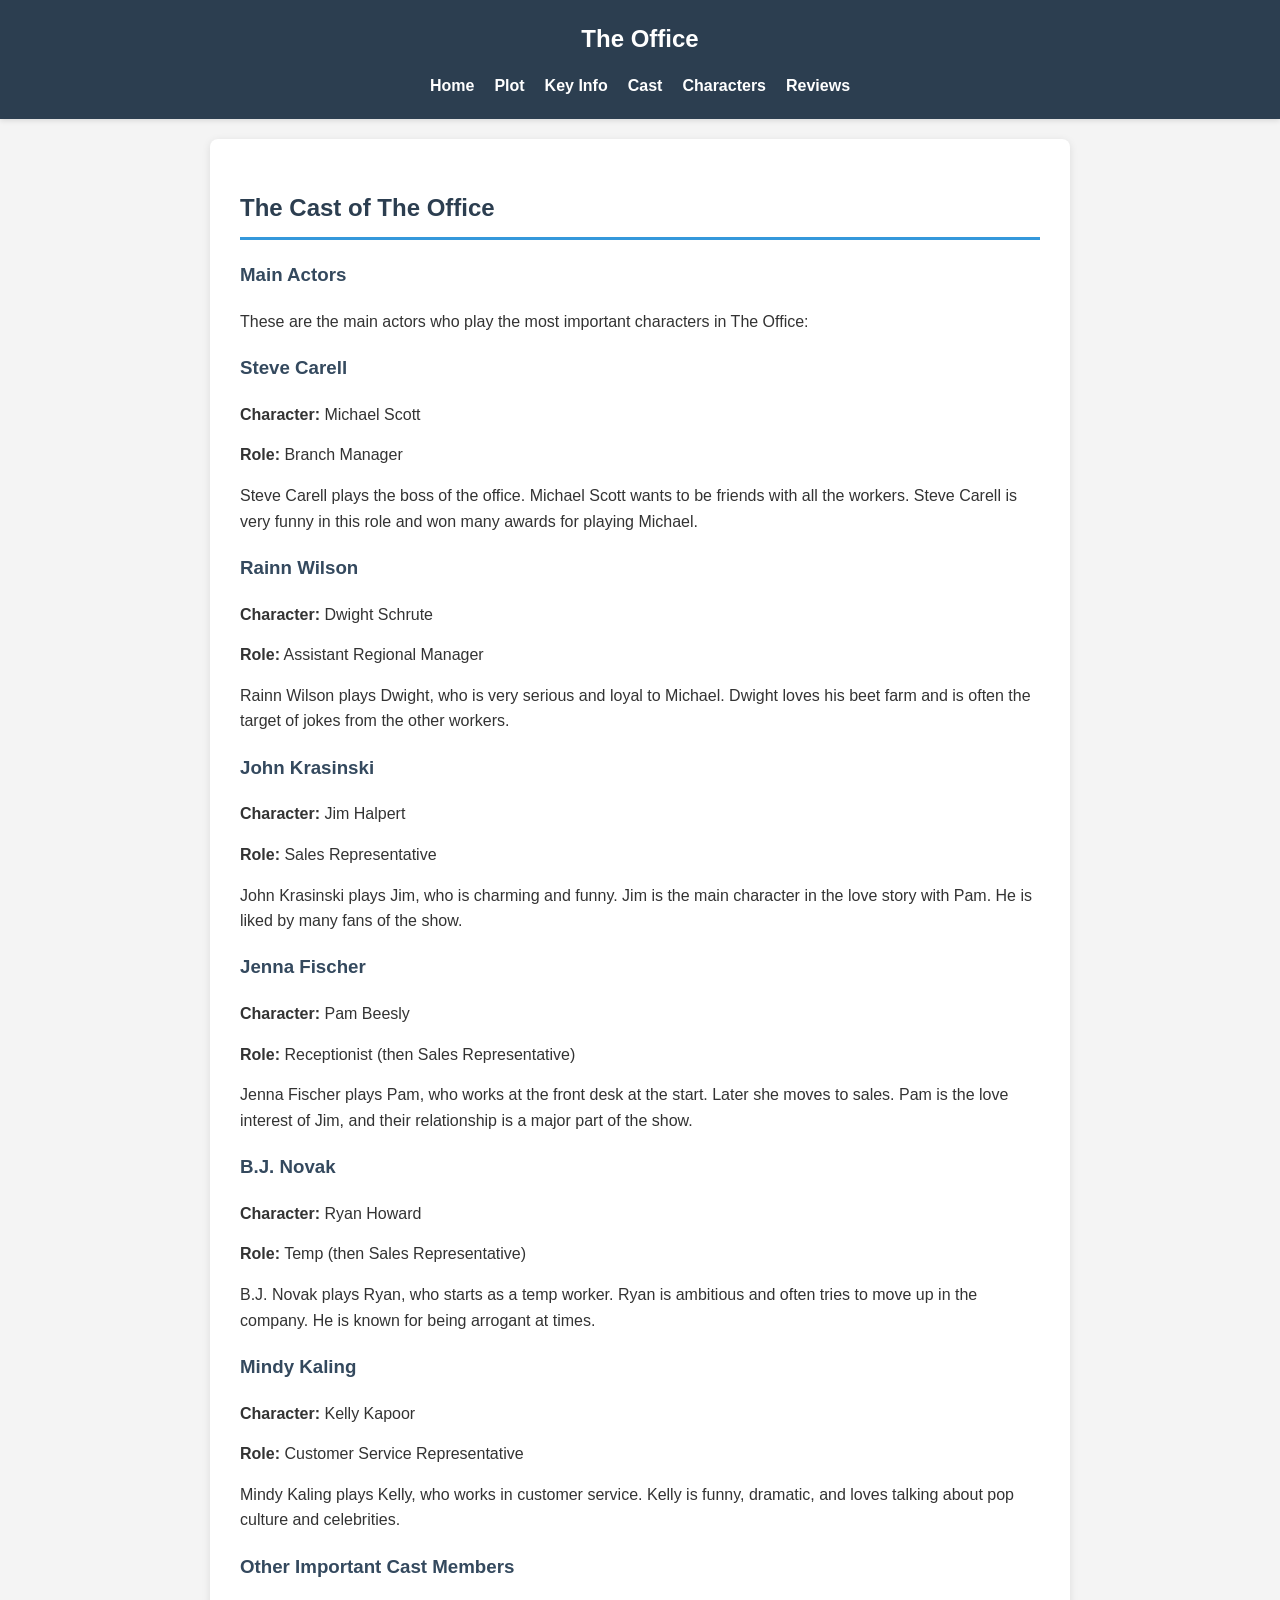
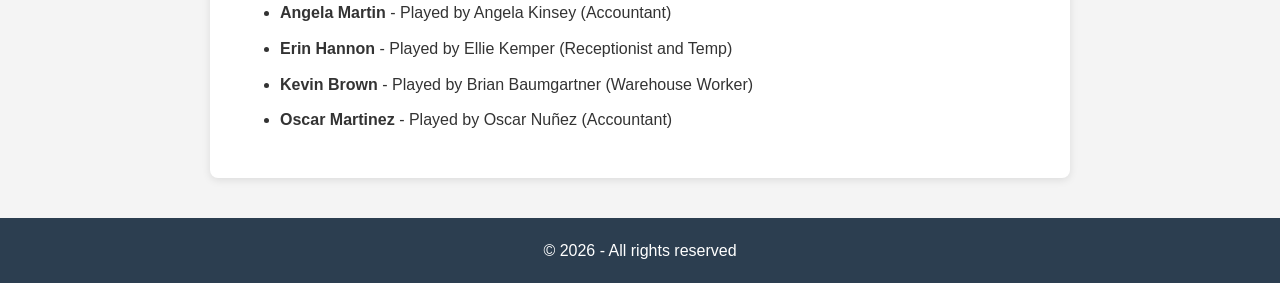
<file: Links and navigation -02/Multi-Page-Website/pages/cast.html>
<!DOCTYPE html>
<html>
<head>
  <meta charset="utf-8">
  <title>The Office - Cast</title>
  <link rel="stylesheet" href="../style.css">
</head>
<body>

  <nav class="navbar">
    <h2>The Office</h2>
    <ul>
      <li><a href="../index.html">Home</a></li>
      <li><a href="plot.html">Plot</a></li>
      <li><a href="key-info.html">Key Info</a></li>
      <li><a href="cast.html">Cast</a></li>
      <li><a href="characters.html">Characters</a></li>
      <li><a href="reviews.html">Reviews</a></li>
    </ul>
  </nav>

  <section class="section">
    <h1>The Cast of The Office</h1>
    
    <h3>Main Actors</h3>
    <p>These are the main actors who play the most important characters in The Office:</p>
    
    <h3>Steve Carell</h3>
    <p><strong>Character:</strong> Michael Scott</p>
    <p><strong>Role:</strong> Branch Manager</p>
    <p>Steve Carell plays the boss of the office. Michael Scott wants to be friends with all the workers. Steve Carell is very funny in this role and won many awards for playing Michael.</p>
    
    <h3>Rainn Wilson</h3>
    <p><strong>Character:</strong> Dwight Schrute</p>
    <p><strong>Role:</strong> Assistant Regional Manager</p>
    <p>Rainn Wilson plays Dwight, who is very serious and loyal to Michael. Dwight loves his beet farm and is often the target of jokes from the other workers.</p>
    
    <h3>John Krasinski</h3>
    <p><strong>Character:</strong> Jim Halpert</p>
    <p><strong>Role:</strong> Sales Representative</p>
    <p>John Krasinski plays Jim, who is charming and funny. Jim is the main character in the love story with Pam. He is liked by many fans of the show.</p>
    
    <h3>Jenna Fischer</h3>
    <p><strong>Character:</strong> Pam Beesly</p>
    <p><strong>Role:</strong> Receptionist (then Sales Representative)</p>
    <p>Jenna Fischer plays Pam, who works at the front desk at the start. Later she moves to sales. Pam is the love interest of Jim, and their relationship is a major part of the show.</p>
    
    <h3>B.J. Novak</h3>
    <p><strong>Character:</strong> Ryan Howard</p>
    <p><strong>Role:</strong> Temp (then Sales Representative)</p>
    <p>B.J. Novak plays Ryan, who starts as a temp worker. Ryan is ambitious and often tries to move up in the company. He is known for being arrogant at times.</p>
    
    <h3>Mindy Kaling</h3>
    <p><strong>Character:</strong> Kelly Kapoor</p>
    <p><strong>Role:</strong> Customer Service Representative</p>
    <p>Mindy Kaling plays Kelly, who works in customer service. Kelly is funny, dramatic, and loves talking about pop culture and celebrities.</p>
    
    <h3>Other Important Cast Members</h3>
    <ul>
      <li><strong>Angela Martin</strong> - Played by Angela Kinsey (Accountant)</li>
      <li><strong>Erin Hannon</strong> - Played by Ellie Kemper (Receptionist and Temp)</li>
      <li><strong>Kevin Brown</strong> - Played by Brian Baumgartner (Warehouse Worker)</li>
      <li><strong>Oscar Martinez</strong> - Played by Oscar Nuñez (Accountant)</li>
    </ul>

  </section>

  <footer>
    <p>© 2026 - All rights reserved</p>
  </footer>

</body>
</html>
</file>
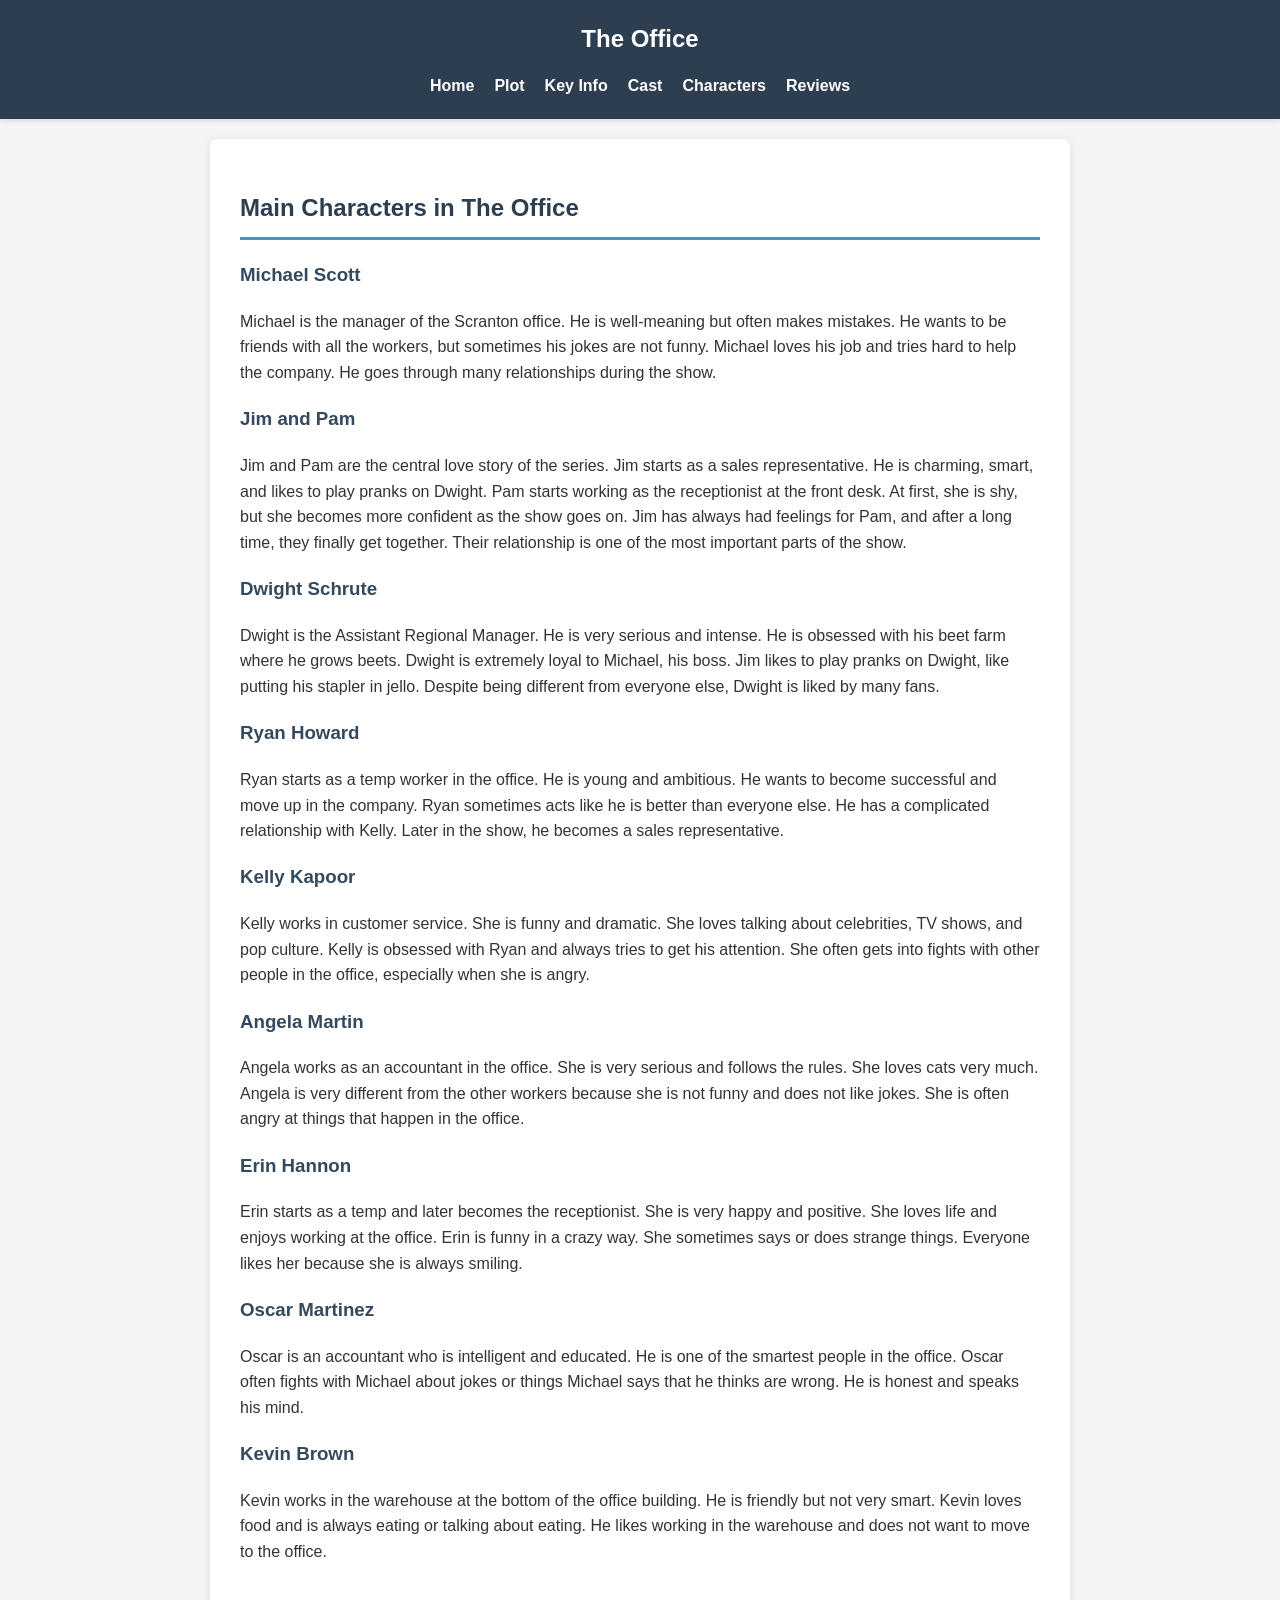
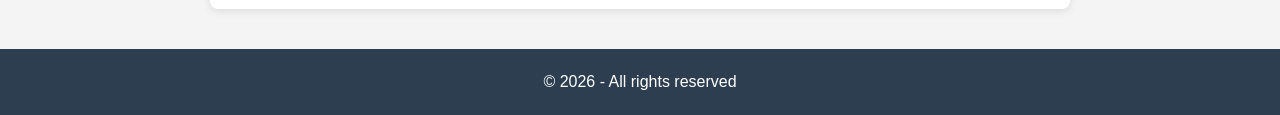
<file: Links and navigation -02/Multi-Page-Website/pages/characters.html>
<!DOCTYPE html>
<html>
<head>
  <meta charset="utf-8">
  <title>The Office - Characters</title>
  <link rel="stylesheet" href="../style.css">
</head>
<body>

  <nav class="navbar">
    <h2>The Office</h2>
    <ul>
      <li><a href="../index.html">Home</a></li>
      <li><a href="plot.html">Plot</a></li>
      <li><a href="key-info.html">Key Info</a></li>
      <li><a href="cast.html">Cast</a></li>
      <li><a href="characters.html">Characters</a></li>
      <li><a href="reviews.html">Reviews</a></li>
    </ul>
  </nav>

  <section class="section">
    <h1>Main Characters in The Office</h1>
    
    <h3>Michael Scott</h3>
    <p>Michael is the manager of the Scranton office. He is well-meaning but often makes mistakes. He wants to be friends with all the workers, but sometimes his jokes are not funny. Michael loves his job and tries hard to help the company. He goes through many relationships during the show.</p>
    
    <h3>Jim and Pam</h3>
    <p>Jim and Pam are the central love story of the series. Jim starts as a sales representative. He is charming, smart, and likes to play pranks on Dwight. Pam starts working as the receptionist at the front desk. At first, she is shy, but she becomes more confident as the show goes on. Jim has always had feelings for Pam, and after a long time, they finally get together. Their relationship is one of the most important parts of the show.</p>
    
    <h3>Dwight Schrute</h3>
    <p>Dwight is the Assistant Regional Manager. He is very serious and intense. He is obsessed with his beet farm where he grows beets. Dwight is extremely loyal to Michael, his boss. Jim likes to play pranks on Dwight, like putting his stapler in jello. Despite being different from everyone else, Dwight is liked by many fans.</p>
    
    <h3>Ryan Howard</h3>
    <p>Ryan starts as a temp worker in the office. He is young and ambitious. He wants to become successful and move up in the company. Ryan sometimes acts like he is better than everyone else. He has a complicated relationship with Kelly. Later in the show, he becomes a sales representative.</p>
    
    <h3>Kelly Kapoor</h3>
    <p>Kelly works in customer service. She is funny and dramatic. She loves talking about celebrities, TV shows, and pop culture. Kelly is obsessed with Ryan and always tries to get his attention. She often gets into fights with other people in the office, especially when she is angry.</p>
    
    <h3>Angela Martin</h3>
    <p>Angela works as an accountant in the office. She is very serious and follows the rules. She loves cats very much. Angela is very different from the other workers because she is not funny and does not like jokes. She is often angry at things that happen in the office.</p>
    
    <h3>Erin Hannon</h3>
    <p>Erin starts as a temp and later becomes the receptionist. She is very happy and positive. She loves life and enjoys working at the office. Erin is funny in a crazy way. She sometimes says or does strange things. Everyone likes her because she is always smiling.</p>
    
    <h3>Oscar Martinez</h3>
    <p>Oscar is an accountant who is intelligent and educated. He is one of the smartest people in the office. Oscar often fights with Michael about jokes or things Michael says that he thinks are wrong. He is honest and speaks his mind.</p>
    
    <h3>Kevin Brown</h3>
    <p>Kevin works in the warehouse at the bottom of the office building. He is friendly but not very smart. Kevin loves food and is always eating or talking about eating. He likes working in the warehouse and does not want to move to the office.</p>

  </section>

  <footer>
    <p>© 2026 - All rights reserved</p>
  </footer>

</body>
</html>
</file>
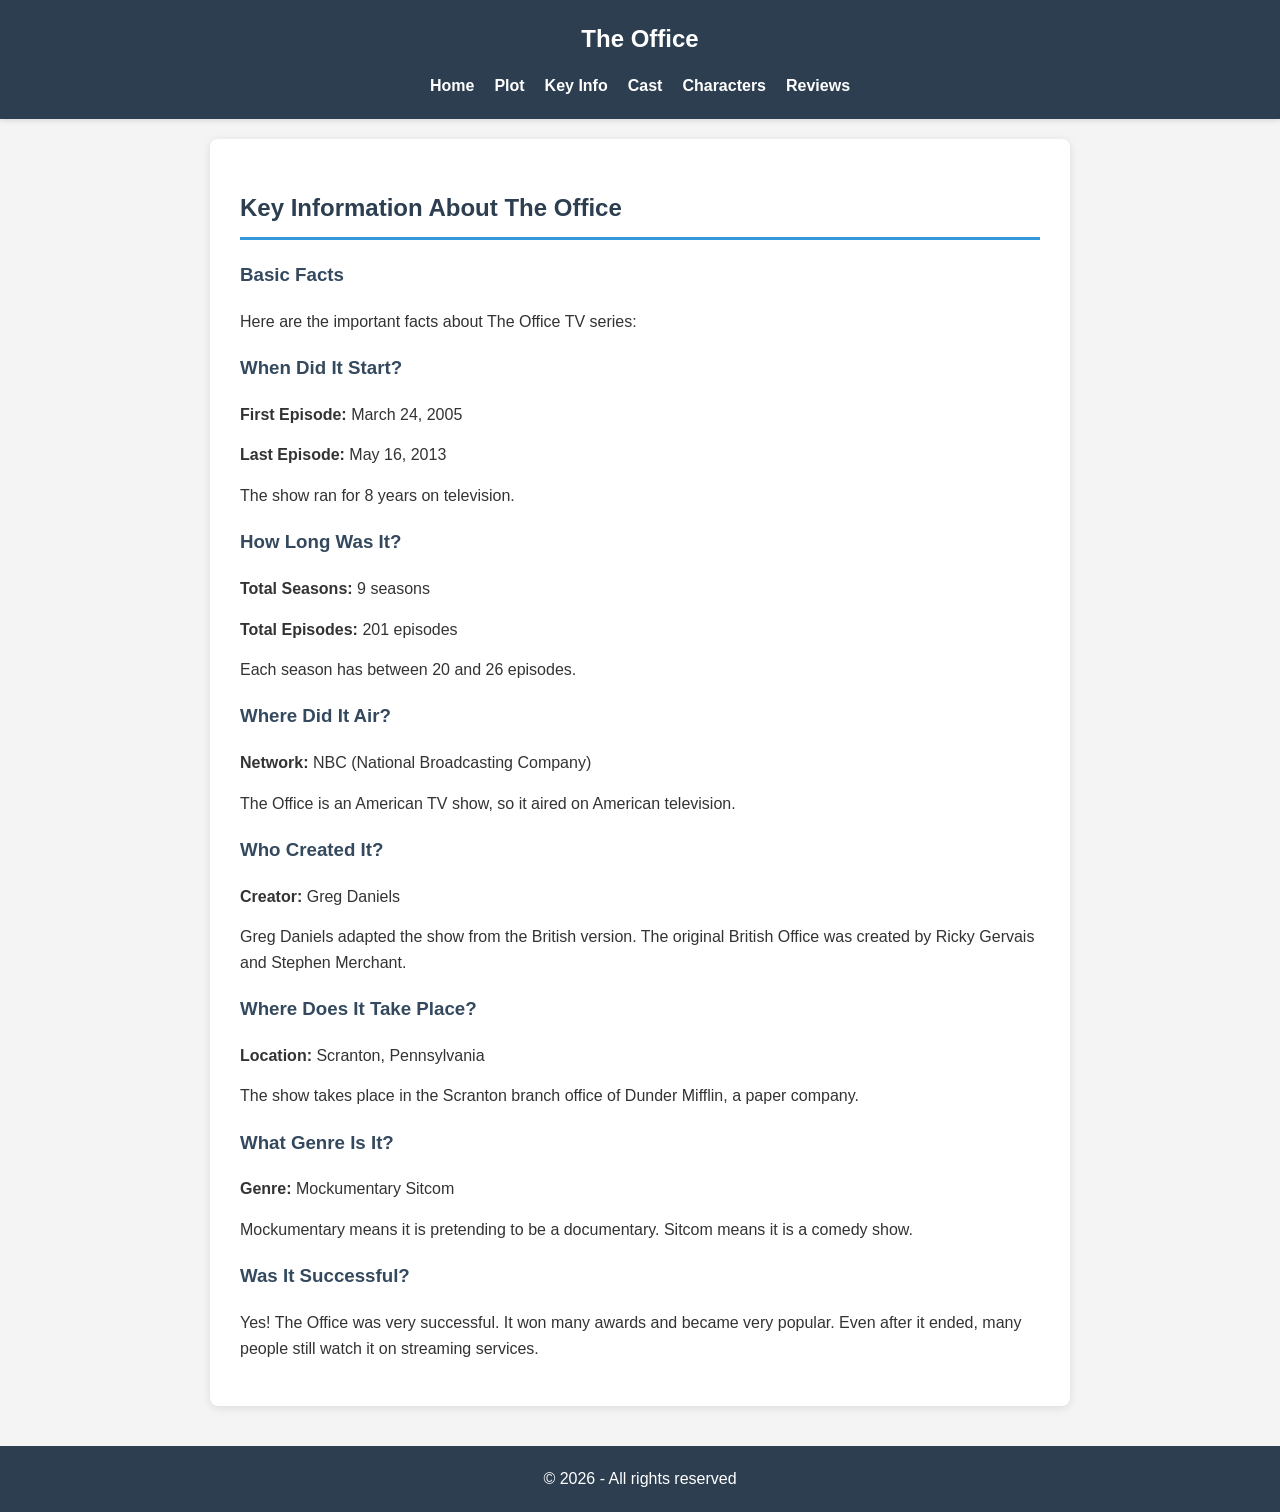
<file: Links and navigation -02/Multi-Page-Website/pages/key-info.html>
<!DOCTYPE html>
<html>
<head>
  <meta charset="utf-8">
  <title>The Office - Key Information</title>
  <link rel="stylesheet" href="../style.css">
</head>
<body>

  <nav class="navbar">
    <h2>The Office</h2>
    <ul>
      <li><a href="../index.html">Home</a></li>
      <li><a href="plot.html">Plot</a></li>
      <li><a href="key-info.html">Key Info</a></li>
      <li><a href="cast.html">Cast</a></li>
      <li><a href="characters.html">Characters</a></li>
      <li><a href="reviews.html">Reviews</a></li>
    </ul>
  </nav>

  <section class="section">
    <h1>Key Information About The Office</h1>
    
    <h3>Basic Facts</h3>
    <p>Here are the important facts about The Office TV series:</p>
    
    <h3>When Did It Start?</h3>
    <p><strong>First Episode:</strong> March 24, 2005</p>
    <p><strong>Last Episode:</strong> May 16, 2013</p>
    <p>The show ran for 8 years on television.</p>
    
    <h3>How Long Was It?</h3>
    <p><strong>Total Seasons:</strong> 9 seasons</p>
    <p><strong>Total Episodes:</strong> 201 episodes</p>
    <p>Each season has between 20 and 26 episodes.</p>
    
    <h3>Where Did It Air?</h3>
    <p><strong>Network:</strong> NBC (National Broadcasting Company)</p>
    <p>The Office is an American TV show, so it aired on American television.</p>
    
    <h3>Who Created It?</h3>
    <p><strong>Creator:</strong> Greg Daniels</p>
    <p>Greg Daniels adapted the show from the British version. The original British Office was created by Ricky Gervais and Stephen Merchant.</p>
    
    <h3>Where Does It Take Place?</h3>
    <p><strong>Location:</strong> Scranton, Pennsylvania</p>
    <p>The show takes place in the Scranton branch office of Dunder Mifflin, a paper company.</p>
    
    <h3>What Genre Is It?</h3>
    <p><strong>Genre:</strong> Mockumentary Sitcom</p>
    <p>Mockumentary means it is pretending to be a documentary. Sitcom means it is a comedy show.</p>
    
    <h3>Was It Successful?</h3>
    <p>Yes! The Office was very successful. It won many awards and became very popular. Even after it ended, many people still watch it on streaming services.</p>

  </section>

  <footer>
    <p>© 2026 - All rights reserved</p>
  </footer>

</body>
</html>
</file>
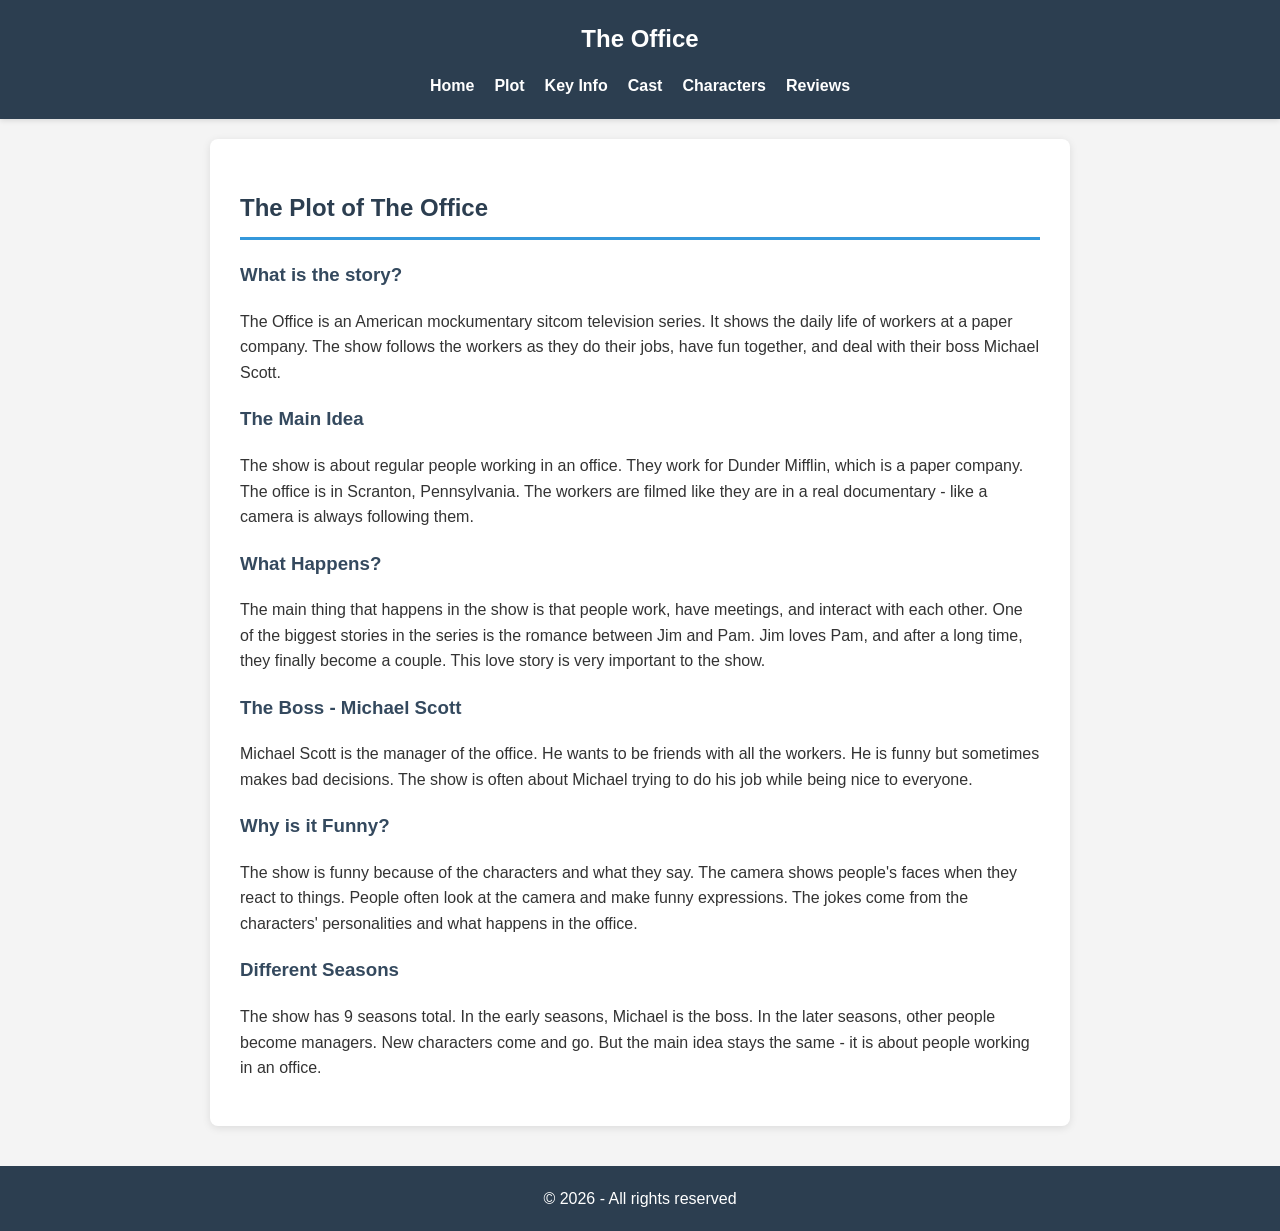
<file: Links and navigation -02/Multi-Page-Website/pages/plot.html>
<!DOCTYPE html>
<html>
<head>
  <meta charset="utf-8">
  <title>The Office - Plot</title>
  <link rel="stylesheet" href="../style.css">
</head>
<body>

  <nav class="navbar">
    <h2>The Office</h2>
    <ul>
      <li><a href="../index.html">Home</a></li>
      <li><a href="plot.html">Plot</a></li>
      <li><a href="key-info.html">Key Info</a></li>
      <li><a href="cast.html">Cast</a></li>
      <li><a href="characters.html">Characters</a></li>
      <li><a href="reviews.html">Reviews</a></li>
    </ul>
  </nav>

  <section class="section">
    <h1>The Plot of The Office</h1>
    
    <h3>What is the story?</h3>
    <p>The Office is an American mockumentary sitcom television series. It shows the daily life of workers at a paper company. The show follows the workers as they do their jobs, have fun together, and deal with their boss Michael Scott.</p>
    
    <h3>The Main Idea</h3>
    <p>The show is about regular people working in an office. They work for Dunder Mifflin, which is a paper company. The office is in Scranton, Pennsylvania. The workers are filmed like they are in a real documentary - like a camera is always following them.</p>
    
    <h3>What Happens?</h3>
    <p>The main thing that happens in the show is that people work, have meetings, and interact with each other. One of the biggest stories in the series is the romance between Jim and Pam. Jim loves Pam, and after a long time, they finally become a couple. This love story is very important to the show.</p>
    
    <h3>The Boss - Michael Scott</h3>
    <p>Michael Scott is the manager of the office. He wants to be friends with all the workers. He is funny but sometimes makes bad decisions. The show is often about Michael trying to do his job while being nice to everyone.</p>
    
    <h3>Why is it Funny?</h3>
    <p>The show is funny because of the characters and what they say. The camera shows people's faces when they react to things. People often look at the camera and make funny expressions. The jokes come from the characters' personalities and what happens in the office.</p>
    
    <h3>Different Seasons</h3>
    <p>The show has 9 seasons total. In the early seasons, Michael is the boss. In the later seasons, other people become managers. New characters come and go. But the main idea stays the same - it is about people working in an office.</p>
  </section>

  <footer>
    <p>© 2026 - All rights reserved</p>
  </footer>

</body>
</html>
</file>
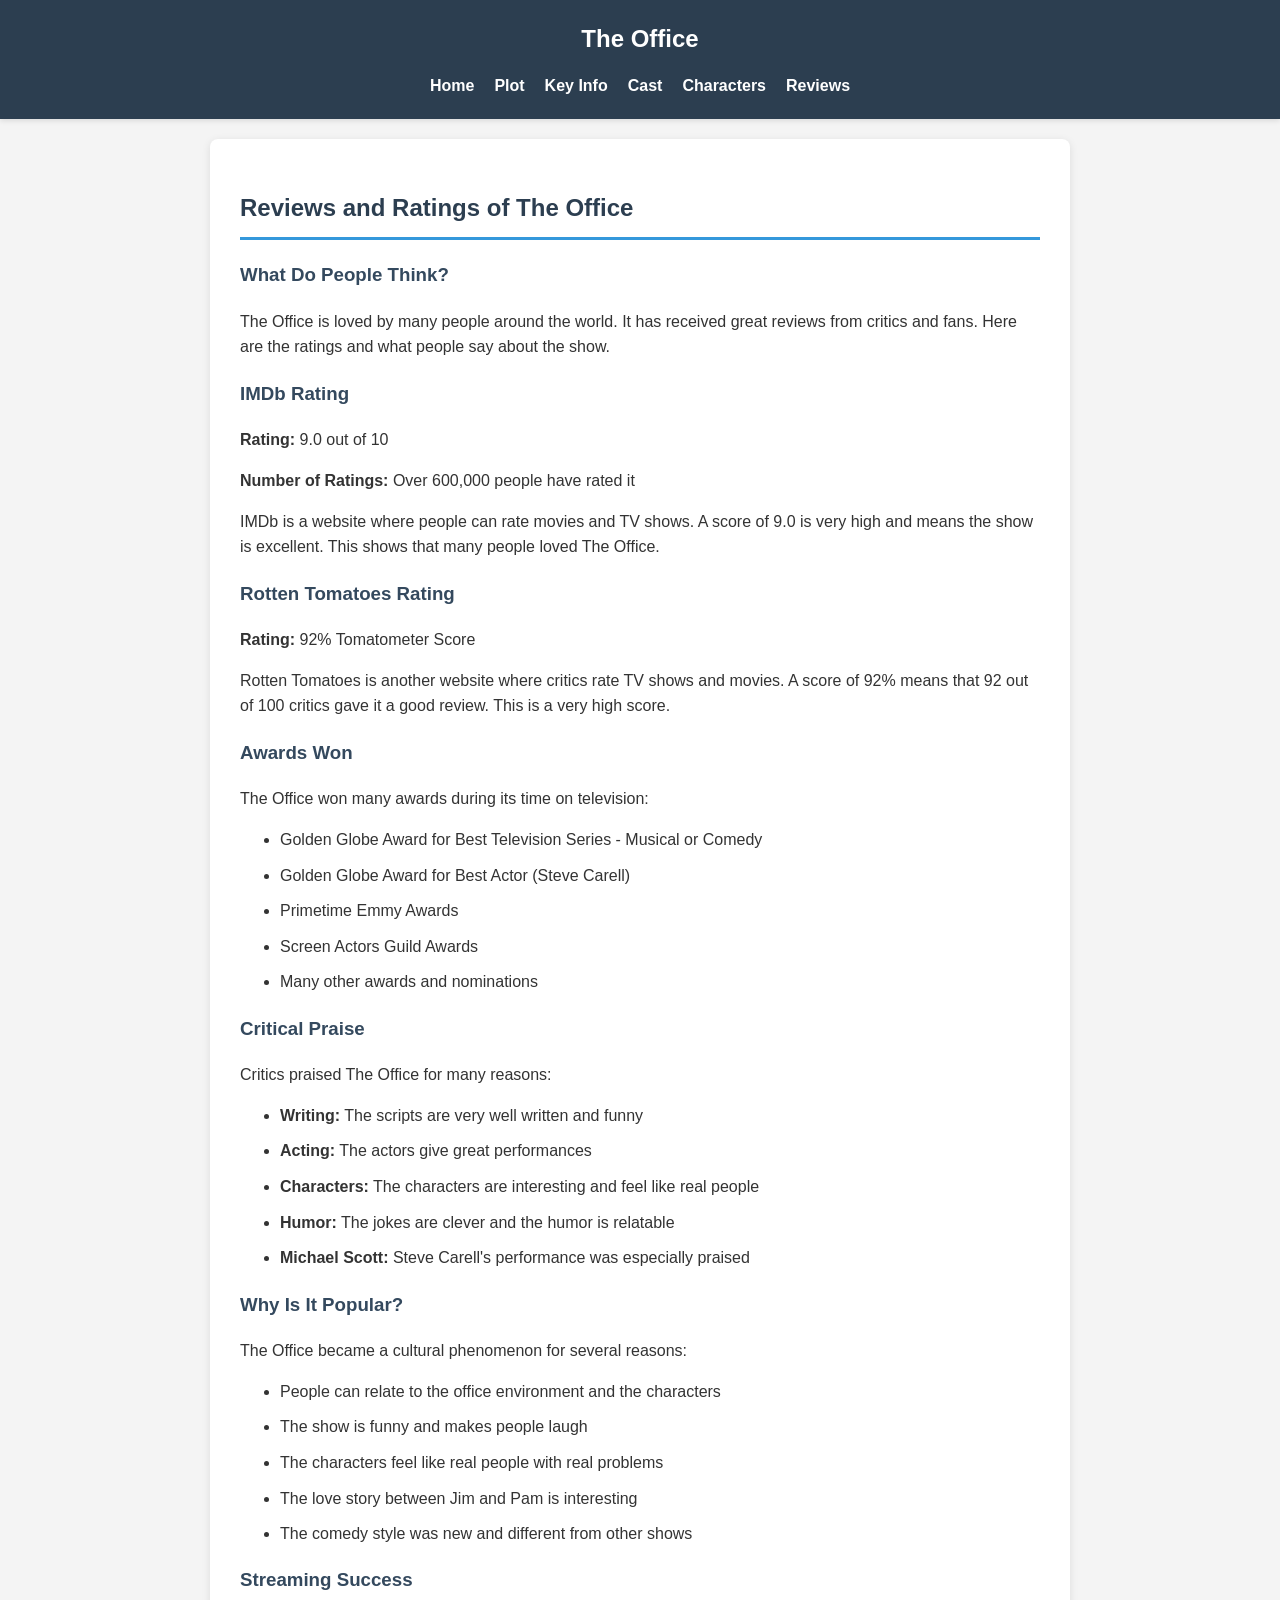
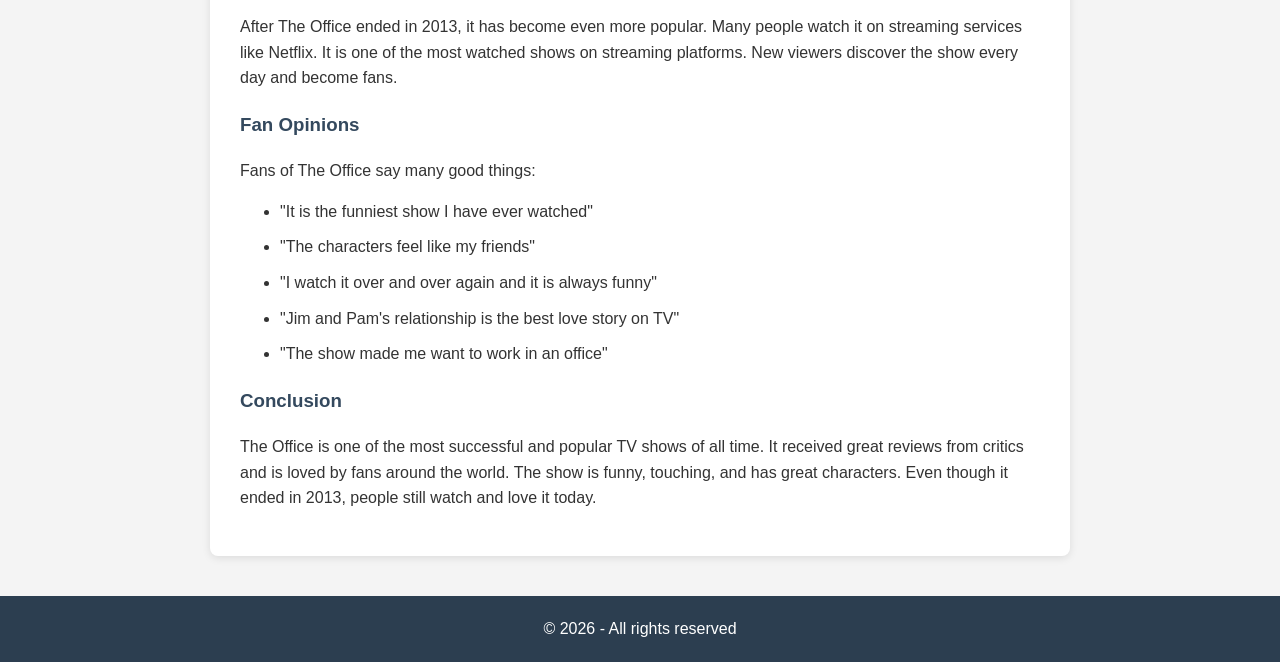
<file: Links and navigation -02/Multi-Page-Website/pages/reviews.html>
<!DOCTYPE html>
<html>
<head>
  <meta charset="utf-8">
  <title>The Office - Reviews</title>
  <link rel="stylesheet" href="../style.css">
</head>
<body>

  <nav class="navbar">
    <h2>The Office</h2>
    <ul>
      <li><a href="../index.html">Home</a></li>
      <li><a href="plot.html">Plot</a></li>
      <li><a href="key-info.html">Key Info</a></li>
      <li><a href="cast.html">Cast</a></li>
      <li><a href="characters.html">Characters</a></li>
      <li><a href="reviews.html">Reviews</a></li>
    </ul>
  </nav>

  <section class="section">
    <h1>Reviews and Ratings of The Office</h1>
    
    <h3>What Do People Think?</h3>
    <p>The Office is loved by many people around the world. It has received great reviews from critics and fans. Here are the ratings and what people say about the show.</p>
    
    <h3>IMDb Rating</h3>
    <p><strong>Rating:</strong> 9.0 out of 10</p>
    <p><strong>Number of Ratings:</strong> Over 600,000 people have rated it</p>
    <p>IMDb is a website where people can rate movies and TV shows. A score of 9.0 is very high and means the show is excellent. This shows that many people loved The Office.</p>
    
    <h3>Rotten Tomatoes Rating</h3>
    <p><strong>Rating:</strong> 92% Tomatometer Score</p>
    <p>Rotten Tomatoes is another website where critics rate TV shows and movies. A score of 92% means that 92 out of 100 critics gave it a good review. This is a very high score.</p>
    
    <h3>Awards Won</h3>
    <p>The Office won many awards during its time on television:</p>
    <ul>
      <li>Golden Globe Award for Best Television Series - Musical or Comedy</li>
      <li>Golden Globe Award for Best Actor (Steve Carell)</li>
      <li>Primetime Emmy Awards</li>
      <li>Screen Actors Guild Awards</li>
      <li>Many other awards and nominations</li>
    </ul>
    
    <h3>Critical Praise</h3>
    <p>Critics praised The Office for many reasons:</p>
    <ul>
      <li><strong>Writing:</strong> The scripts are very well written and funny</li>
      <li><strong>Acting:</strong> The actors give great performances</li>
      <li><strong>Characters:</strong> The characters are interesting and feel like real people</li>
      <li><strong>Humor:</strong> The jokes are clever and the humor is relatable</li>
      <li><strong>Michael Scott:</strong> Steve Carell's performance was especially praised</li>
    </ul>
    
    <h3>Why Is It Popular?</h3>
    <p>The Office became a cultural phenomenon for several reasons:</p>
    <ul>
      <li>People can relate to the office environment and the characters</li>
      <li>The show is funny and makes people laugh</li>
      <li>The characters feel like real people with real problems</li>
      <li>The love story between Jim and Pam is interesting</li>
      <li>The comedy style was new and different from other shows</li>
    </ul>
    
    <h3>Streaming Success</h3>
    <p>After The Office ended in 2013, it has become even more popular. Many people watch it on streaming services like Netflix. It is one of the most watched shows on streaming platforms. New viewers discover the show every day and become fans.</p>
    
    <h3>Fan Opinions</h3>
    <p>Fans of The Office say many good things:</p>
    <ul>
      <li>"It is the funniest show I have ever watched"</li>
      <li>"The characters feel like my friends"</li>
      <li>"I watch it over and over again and it is always funny"</li>
      <li>"Jim and Pam's relationship is the best love story on TV"</li>
      <li>"The show made me want to work in an office"</li>
    </ul>
    
    <h3>Conclusion</h3>
    <p>The Office is one of the most successful and popular TV shows of all time. It received great reviews from critics and is loved by fans around the world. The show is funny, touching, and has great characters. Even though it ended in 2013, people still watch and love it today.</p>

  </section>

  <footer>
    <p>© 2026 - All rights reserved</p>
  </footer>

</body>
</html>
</file>
<file: Images -03/Styling-those-divs/style.css>
div {
  display: inline-block;
  font-family: sans-serif;
  font-size: 20px;
  margin: 25px;
  border: 4px solid black;
  line-height: 100px;
  text-align: center;
  width: 200px;
  height: 200px;
}

body {
  margin: 100px auto;
  width: max-content;
}
</file>
<file: Images -03/Styling-those-divs/additionalStyle.css>
div:nth-of-type(1) {
  border-color: #9400D3 !important;
  box-shadow: 12px 12px 15px rgba(255, 0, 0, 0.8) !important;
}

div:nth-of-type(2) {
  border-color: #00FF00 !important;
  box-shadow: inset 15px 15px 10px rgba(0, 0, 0, 1) !important;
}

div:nth-of-type(3) {
  border-color: #FF8C00 !important;
  box-shadow: 
    0 0 0 10px #0000FF,  
    0 0 0 22px #FF0000,  
    0 0 0 34px #008000 !important; 
    
  margin-left: 65px !important;
  margin-right: 65px !important;
}

div:nth-of-type(4) {
  border-color: #8B0000 !important;
  position: relative !important;
}

div:nth-of-type(4)::after {
  content: "div#D";
  position: absolute;
  top: 0;
  left: 0;
  width: 100%;
  height: 100%;
  
  font-family: sans-serif;
  font-size: 20px;
  line-height: 100px; 
  text-align: center;
  color: #000;
  
  transform: translate(5px, 3px); 
}
</file>
<file: Images -03/Three-images/style.css>
* {
    margin: 0;
    padding: 0;
    box-sizing: border-box;
}

body {
    font-family: 'Segoe UI', Tahoma, Geneva, Verdana, sans-serif;
    background-color: #f5f5f5;
    padding: 40px 20px;
    text-align: center;
}

h1 {
    color: #333;
    margin-bottom: 10px;
    font-size: 2.5em;
}

body > p {
    color: #666;
    margin-bottom: 40px;
    font-size: 1.1em;
}

.image-container {
    display: flex;
    justify-content: center;
    gap: 30px;
    flex-wrap: wrap;
    max-width: 1400px;
    margin: 0 auto;
}

.image-item {
    background-color: white;
    padding: 20px;
    border-radius: 10px;
    box-shadow: 0 4px 8px rgba(0, 0, 0, 0.1);
    transition: transform 0.3s ease;
    flex-basis: 400px;
}

.image-item:hover {
    transform: translateY(-5px);
    box-shadow: 0 8px 16px rgba(0, 0, 0, 0.15);
}

.image-item img {
    width: 100%;
    height: auto;
    border-radius: 8px;
    display: block;
    margin-bottom: 15px;
    
    /* CSS Filters */
    filter: brightness(1.1) contrast(1.15) saturate(1.2);
}

.image-item p {
    color: #333;
    margin: 10px 0;
    font-size: 1.1em;
}

.image-item p strong {
    color: #2c3e50;
}

.license {
    color: #999;
    font-size: 0.9em;
    margin-top: 15px;
    padding-top: 15px;
    border-top: 1px solid #eee;
    font-style: italic;
}
</file>
<file: Javascript -06/Petrol-Calculator/style.css>
/* Petrol Calculator Styles */
* { margin: 0; padding: 0; box-sizing: border-box; }

body {
    font-family: system-ui, sans-serif;
    background: linear-gradient(135deg, #667eea, #764ba2);
    min-height: 100vh;
    display: flex; justify-content: center; align-items: center;
    padding: 20px;
}

.container {
    background: white; padding: 30px; border-radius: 12px;
    box-shadow: 0 10px 40px rgba(0,0,0,.1);
    width: 100%; max-width: 380px; text-align: center;
}

h1 { color: #333; margin-bottom: 20px; font-size: 1.8rem; }

.input-group { margin-bottom: 15px; text-align: left; }
.input-group label { display: block; margin-bottom: 6px; color: #555; font-size: .9rem; }
.input-group input {
    width: 100%; padding: 12px; border: 2px solid #ddd; border-radius: 8px;
    font-size: 1rem; transition: .2s; background: #fafafa;
}
.input-group input:focus {
    outline: none; border-color: #667eea; background: #fff;
    box-shadow: 0 0 0 3px rgba(102,126,234,.15);
}

button {
    width: 100%; padding: 14px; background: linear-gradient(135deg, #667eea, #764ba2);
    color: #fff; border: none; border-radius: 8px; font-size: 1rem; font-weight: 600;
    cursor: pointer; transition: .2s; margin-top: 5px;
}
button:hover { transform: translateY(-2px); box-shadow: 0 6px 20px rgba(102,126,234,.4); }
button:active { transform: translateY(0); }
button:focus { outline: none; box-shadow: 0 0 0 3px rgba(102,126,234,.3); }

.result {
    margin-top: 20px; padding: 15px; background: #e8f5e9; border-radius: 8px;
    font-size: 1.2rem; font-weight: 600; color: #2e7d32; display: block;
}
.hidden { display: none; }
.result.show { animation: slideIn .3s ease; }
#totalCost { font-size: 1.4rem; color: #1b5e20; }

@keyframes slideIn { from { opacity: 0; transform: translateY(10px); } to { opacity: 1; transform: translateY(0); } }
</file>
<file: Javascript -06/RGB-Colour-Guessing-Game/style.css>
/* RGB Colour Guessing Game Styles */

* {
    margin: 0;
    padding: 0;
    box-sizing: border-box;
}

body {
    font-family: Arial, sans-serif;
    background: linear-gradient(135deg, #1e3c72, #2a5298);
    min-height: 100vh;
    display: flex;
    justify-content: center;
    align-items: center;
    padding: 20px;
}

.container {
    background: white;
    padding: 30px;
    border-radius: 15px;
    box-shadow: 0 10px 30px rgba(0, 0, 0, 0.2);
    width: 100%;
    max-width: 450px;
    text-align: center;
}

h1 {
    color: #333;
    margin-bottom: 15px;
    font-size: 36px;
}

.instruction {
    color: #666;
    font-size: 16px;
    margin-bottom: 10px;
}

.target-colour {
    width: 100px;
    height: 100px;
    border-radius: 50%;
    margin: 0 auto 10px;
    border: 3px solid white;
    box-shadow: 0 4px 15px rgba(0, 0, 0, 0.2);
    transition: transform 0.2s;
}

.target-colour:hover {
    transform: scale(1.05);
}

.rgb-value {
    font-family: monospace;
    font-size: 20px;
    font-weight: bold;
    color: #333;
    background: #f0f0f0;
    padding: 8px 16px;
    border-radius: 6px;
    display: inline-block;
    margin-bottom: 15px;
}

.stats {
    font-size: 18px;
    font-weight: bold;
    color: #333;
    margin-bottom: 20px;
}

.stats span {
    color: #667eea;
}

.options-container {
    display: grid;
    grid-template-columns: repeat(3, 1fr);
    gap: 10px;
    margin-bottom: 20px;
}

.color-box {
    aspect-ratio: 1;
    border-radius: 10px;
    cursor: pointer;
    border: 3px solid transparent;
    transition: all 0.2s;
    box-shadow: 0 3px 10px rgba(0, 0, 0, 0.1);
}

.color-box:hover {
    transform: translateY(-3px);
    box-shadow: 0 6px 20px rgba(0, 0, 0, 0.15);
}

.color-box.correct {
    border-color: #4caf50;
    box-shadow: 0 0 0 3px rgba(76, 175, 80, 0.3);
}

.color-box.wrong {
    border-color: #f44336;
    box-shadow: 0 0 0 3px rgba(244, 67, 54, 0.3);
    animation: shake 0.4s;
}

.color-box.disabled {
    opacity: 0.5;
    cursor: not-allowed;
    pointer-events: none;
}

@keyframes shake {
    0%, 100% { transform: translateX(0); }
    25% { transform: translateX(-8px); }
    75% { transform: translateX(8px); }
}

.message {
    min-height: 24px;
    font-size: 16px;
    font-weight: bold;
    margin-bottom: 15px;
}

.message.correct {
    color: #4caf50;
}

.message.wrong {
    color: #f44336;
}

.message.gameover {
    color: #333;
    font-size: 20px;
}

#replayBtn {
    padding: 12px 30px;
    background: linear-gradient(135deg, #667eea, #764ba2);
    color: white;
    border: none;
    border-radius: 25px;
    font-size: 16px;
    font-weight: bold;
    cursor: pointer;
    transition: all 0.2s;
    box-shadow: 0 4px 15px rgba(102, 126, 234, 0.4);
    display: none;
}

#replayBtn:hover {
    transform: translateY(-2px);
    box-shadow: 0 6px 20px rgba(102, 126, 234, 0.5);
}

#replayBtn:active {
    transform: translateY(0);
}
</file>
<file: Links and navigation -02/Multi-Page-Website/style.css>
body {
  font-family: Arial, sans-serif;
  line-height: 1.6;
  margin: 0;
  padding: 0;
  background-color: #f4f4f4;
  color: #333;
}

.navbar {
  background-color: #2c3e50;
  padding: 20px 0;
  position: sticky;
  top: 0;
  box-shadow: 0 2px 5px rgba(0, 0, 0, 0.1);
}

.navbar h2 {
  color: white;
  text-align: center;
  margin: 0 0 15px 0;
}

.navbar ul {
  list-style: none;
  display: flex;
  justify-content: center;
  gap: 20px;
  margin: 0;
  padding: 0;
  flex-wrap: wrap;
}

.navbar a {
  color: white;
  text-decoration: none;
  font-weight: bold;
  transition: color 0.3s;
}

.navbar a:hover {
  color: #3498db;
}

.section {
  background-color: white;
  max-width: 800px;
  margin: 20px auto;
  padding: 30px;
  border-radius: 8px;
  box-shadow: 0 2px 8px rgba(0, 0, 0, 0.1);
}

.section h1 {
  color: #2c3e50;
  border-bottom: 3px solid #3498db;
  padding-bottom: 10px;
}

.section h3 {
  color: #34495e;
}

.section ul {
  margin: 15px 0;
}

.section li {
  margin-bottom: 10px;
}

.section p {
  margin: 15px 0;
}

.button-link {
  background-color: #3498db;
  color: white;
  padding: 12px 30px;
  text-decoration: none;
  border-radius: 5px;
  display: inline-block;
  font-weight: bold;
  transition: background-color 0.3s;
  margin: 20px 0;
}

.button-link:hover {
  background-color: #2980b9;
}

footer {
  background-color: #2c3e50;
  color: white;
  text-align: center;
  padding: 20px;
  margin-top: 40px;
}

footer p {
  margin: 0;
}

@media (max-width: 600px) {
  .navbar ul {
    gap: 10px;
  }
  
  .section {
    margin: 10px;
    padding: 20px;
  }
}
</file>
<file: Links and navigation -02/One-Page-Website/style.css>
body {
  font-family: Arial, sans-serif;
  line-height: 1.6;
  margin: 0;
  padding: 0;
  background-color: #f4f4f4;
  color: #333;
}

.navbar {
  background-color: #2c3e50;
  padding: 20px 0;
  position: sticky;
  top: 0;
  box-shadow: 0 2px 5px rgba(0, 0, 0, 0.1);
}

.navbar h2 {
  color: white;
  text-align: center;
  margin: 0 0 15px 0;
}

.navbar ul {
  list-style: none;
  display: flex;
  justify-content: center;
  gap: 30px;
  margin: 0;
  padding: 0;
  flex-wrap: wrap;
}

.navbar a {
  color: white;
  text-decoration: none;
  font-weight: bold;
  transition: color 0.3s;
}

.navbar a:hover {
  color: #3498db;
}

.section {
  background-color: white;
  max-width: 800px;
  margin: 20px auto;
  padding: 30px;
  border-radius: 8px;
  box-shadow: 0 2px 8px rgba(0, 0, 0, 0.1);
}

.section h1 {
  color: #2c3e50;
  border-bottom: 3px solid #3498db;
  padding-bottom: 10px;
}

.section h3 {
  color: #34495e;
}

.section ul {
  margin: 15px 0;
}

.section li {
  margin-bottom: 10px;
}

.section p {
  margin: 15px 0;
}

.footer-section {
  text-align: center;
  background-color: #ecf0f1;
}

.button-link {
  background-color: #3498db;
  color: white;
  padding: 12px 30px;
  text-decoration: none;
  border-radius: 5px;
  display: inline-block;
  font-weight: bold;
  transition: background-color 0.3s;
  margin: 20px 0;
}

.button-link:hover {
  background-color: #2980b9;
}

footer {
  background-color: #2c3e50;
  color: white;
  text-align: center;
  padding: 20px;
  margin-top: 40px;
}

footer p {
  margin: 0;
}

@media (max-width: 600px) {
  .navbar ul {
    gap: 15px;
  }
  
  .section {
    margin: 10px;
    padding: 20px;
  }
}
</file>
<file: Page Layout -04/Structuring-a-webpage/style.css>
* {
    margin: 0;
    padding: 0;
    box-sizing: border-box;
}

html {
    scroll-behavior: smooth;
}

body {
    font-family: "Arial", "Helvetica", sans-serif;
    font-weight: 400;
    color: #000000;
    background-color: #ffffff;
    max-width: 1200px;
    margin: 0 auto;
    box-shadow: 0 0 15px rgba(0, 0, 0, 0.1);
}

.site-header {
    background-color: #17072b;
    color: #ffffff;
    text-align: center;
    padding: 35px 20px 25px 20px;
    border-bottom: 5px solid #ffffff; 
}


.logo {
    font-family: "Tahoma", "Geneva", "Verdana", sans-serif;
    font-weight: 700;
    font-size: 2.6rem;
    color: #ffffff;
    text-decoration: underline;
    text-underline-offset: 8px;
    text-decoration-thickness: 3px;
    margin-bottom: 20px;
    display: inline-block;
}


.nav-menu {
    display: block;
}

.nav-menu a {
    color: #ffffff;
    text-decoration: none;
    font-family: "Arial", "Helvetica", sans-serif;
    font-weight: 400;
    font-size: 1.2rem;
    margin: 0 15px;
    transition: opacity 0.2s ease;
}

.nav-menu a:hover {
    opacity: 0.85;
}

.content-container {
    display: flex;
    width: 100%;
}

.welcome-section {
    flex: 6.5;
    background-color: #ffffff;
    padding: 30px;
}

.section-title {
    font-family: "Tahoma", "Geneva", "Verdana", sans-serif;
    font-weight: 700;
    font-size: 1.8rem;
    color: #000000;
    text-decoration: underline;
    text-underline-offset: 6px;
    text-decoration-thickness: 3px;
    margin-bottom: 20px;
}

.welcome-text {
    font-family: "Arial", "Helvetica", sans-serif;
    font-weight: 400;
    font-size: 1.05rem;
    line-height: 1.45;
    color: #000000;
    margin-bottom: 20px;
}

.large-image-box {
    width: 100%;
}

.large-image-box img {
    width: 100%;
    height: 230px;
    object-fit: cover;
    display: block;
}

.lineup-sidebar {
    flex: 3.5;
    background-color: #172d67;
    color: #ffffff;
    padding: 30px;
}

.sidebar-title {
    font-family: "Tahoma", "Geneva", "Verdana", sans-serif;
    font-weight: 700;
    font-size: 1.8rem;
    color: #ffffff;
    text-decoration: underline;
    text-underline-offset: 6px;
    text-decoration-thickness: 3px;
    margin-bottom: 20px;
}

.lineup-items {
    list-style: none;
    font-family: "Arial", "Helvetica", sans-serif;
    font-weight: 400;
    font-size: 1.05rem;
    margin-bottom: 30px;
}

.lineup-items li {
    margin-bottom: 15px;
    line-height: 1.4;
}

.square-images-container {
    display: flex;
    gap: 10px;
    margin-top: 30px; 
}

.square-img {
    width: calc(50% - 5px); 
    aspect-ratio: 1 / 1;
    object-fit: cover;
    display: block;
}

.site-footer {
    background-color: #8c15e9;
    color: #ffffff;
    text-align: center;
    padding: 15px 20px;
    font-family: "Arial", "Helvetica", sans-serif;
    font-weight: 400;
    font-size: 1rem;
    border-top: 5px solid #ffffff; 
}

@media (max-width: 850px) {
    body {
        max-width: 100%;
        box-shadow: none;
    }

    .content-container {
        flex-direction: column;
    }

    .welcome-section, .lineup-sidebar {
        width: 100%;
        flex: none;
        padding: 30px 20px;
    }

    .lineup-sidebar {
        border-top: 5px solid #ffffff; 
    }
}
</file>
<file: Page Layout -04/study-planner/style.css>
/* My stylesheet for the HTML & CSS Reference Guide page */

/* reset default browser styles */
* {
    margin: 0;
    padding: 0;
    box-sizing: border-box;
}

body {
    font-family: Arial, sans-serif;
    background-color: #f4f4f4;
    color: #333;
}

/* ------- HEADER ------- */
header {
    background-color: #2e4057;
    color: white;
    padding: 20px;
}

header h1 {
    font-size: 24px;
    margin-bottom: 5px;
}

header p {
    font-size: 13px;
    color: #aac4e0;
    margin-bottom: 12px;
}

/* navigation bar */
nav a {
    color: white;
    text-decoration: none;
    margin-right: 15px;
    font-size: 14px;
}

nav a:hover {
    text-decoration: underline;
}

/* ------- MAIN: 3 columns ------- */
main {
    display: flex;
    gap: 15px;
    padding: 20px;
}

/* each column */
section {
    flex: 1;
    background-color: white;
    border: 1px solid #ddd;
    border-radius: 4px;
    padding: 15px;
}

section h2 {
    font-size: 17px;
    color: #2e4057;
    border-bottom: 2px solid #2e4057;
    padding-bottom: 6px;
    margin-bottom: 10px;
}

section > p {
    font-size: 13px;
    color: #666;
    margin-bottom: 12px;
}

/* ------- TAG CARDS (HTML column) ------- */
.tag-card,
.css-card {
    background-color: #f9f9f9;
    border-left: 3px solid #2e4057;
    padding: 10px;
    margin-bottom: 12px;
    border-radius: 3px;
}

.tag-card h3,
.css-card h3 {
    font-size: 14px;
    color: #2e4057;
    margin-bottom: 4px;
}

.tag-card p,
.css-card p {
    font-size: 12px;
    color: #555;
    margin-bottom: 8px;
}

/* code block styling */
pre {
    background-color: #2e4057;
    color: #e0f0ff;
    padding: 10px;
    border-radius: 3px;
    font-size: 12px;
    overflow-x: auto;  /* scroll if code is too wide */
}

code {
    font-family: "Courier New", monospace;
    font-size: 12px;
}

/* ------- BUTTONS ------- */
.btn-group {
    display: flex;
    flex-direction: column;
    gap: 8px;
    margin-top: 15px;
}

.btn-main {
    background-color: #2e4057;
    color: white;
    padding: 9px;
    border: none;
    border-radius: 4px;
    font-size: 13px;
    cursor: pointer;
}

.btn-main:hover {
    background-color: #1a2a3a;
}

.btn-outline {
    background-color: white;
    color: #2e4057;
    padding: 9px;
    border: 1px solid #2e4057;
    border-radius: 4px;
    font-size: 13px;
    cursor: pointer;
}

.btn-outline:hover {
    background-color: #eef3f8;
}

/* ------- FOOTER ------- */
footer {
    background-color: #2e4057;
    color: white;
    padding: 20px;
    margin-top: 10px;
}

.footer-inner {
    display: flex;
    justify-content: space-between;
    gap: 20px;
    margin-bottom: 15px;
}

.footer-col h4 {
    font-size: 14px;
    margin-bottom: 8px;
    color: #aac4e0;
}

.footer-col p {
    font-size: 12px;
    color: #ccc;
}

.footer-col a {
    display: block;
    color: #ccc;
    font-size: 12px;
    text-decoration: none;
    margin-bottom: 4px;
}

.footer-col a:hover {
    color: white;
}

/* copyright line */
.copyright {
    text-align: center;
    font-size: 12px;
    color: #aaa;
    border-top: 1px solid #4a6080;
    padding-top: 12px;
}
</file>
